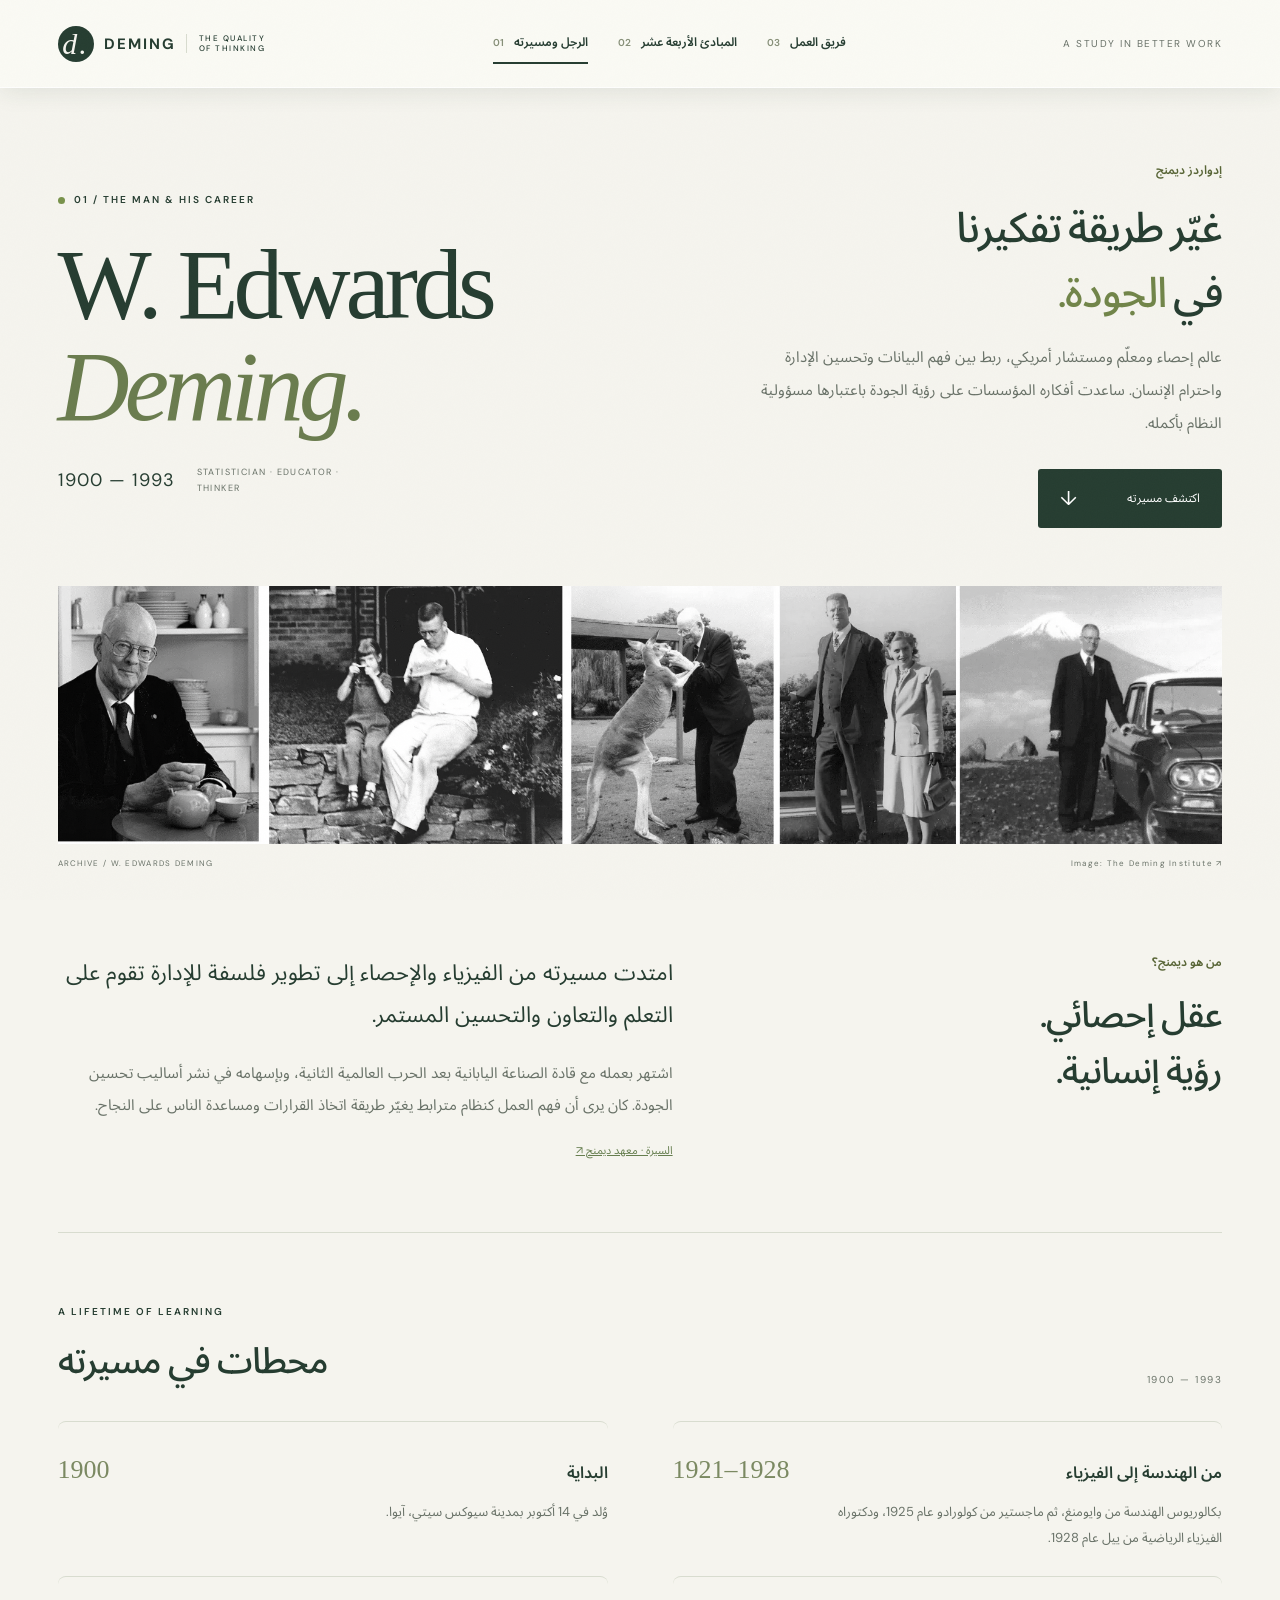
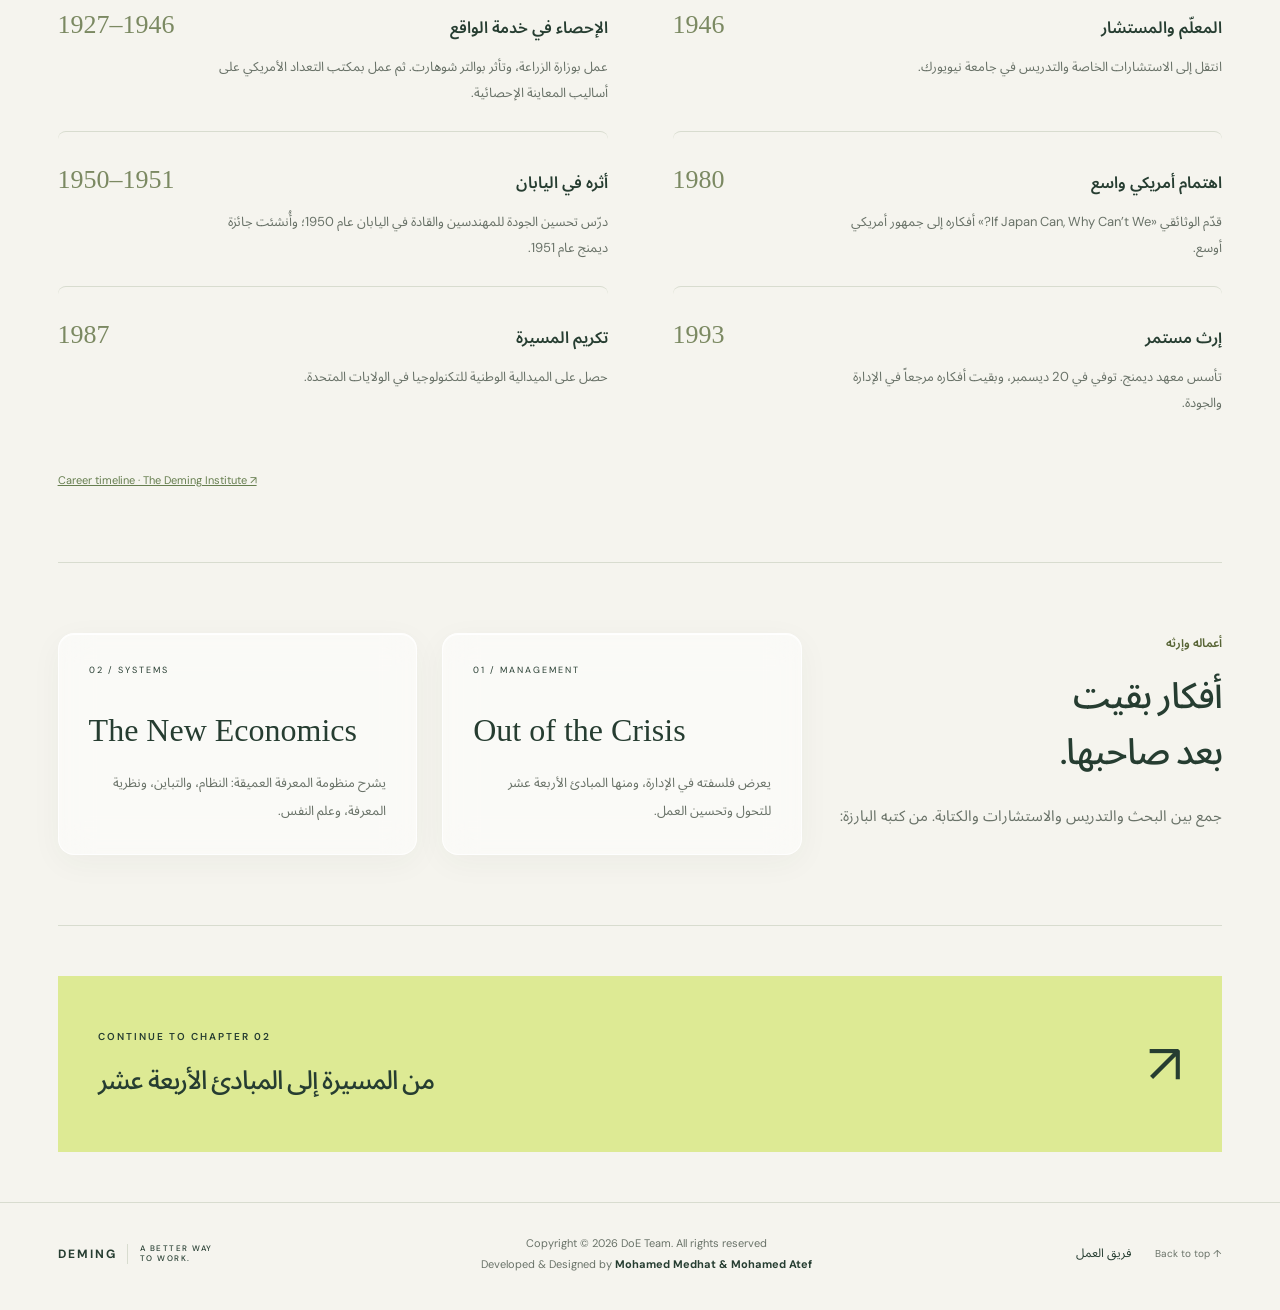
<file: index.html>
<!doctype html>
<html lang="ar" dir="ltr">

<head>
    <meta charset="utf-8">
    <meta name="viewport" content="width=device-width,initial-scale=1">
    <meta name="description" content="دليل تفاعلي لحياة إدواردز ديمنج ومبادئه الأربعة عشر مع أمثلة ورسوم توضيحية.">
    <title>الرجل ومسيرته | DEMING</title>
    <link rel="stylesheet" href="style.css">
    <script src="app.js" defer></script>
    <link rel="stylesheet" href="glass.css">
    <script src="glass.js" defer></script>
    <link rel="stylesheet" href="team.css">
</head>

<body id="top"><a class="skip" href="#main">انتقل إلى المحتوى</a>
    <header><a class="brand" href="index.html"><span class="logo">d.</span> DEMING<span class="brand-note">THE QUALITY
                OF THINKING</span></a>
        <nav aria-label="Main navigation"><a aria-current="page" href="index.html"><span>01</span> الرجل ومسيرته</a><a
                href="principles.html"><span>02</span> المبادئ الأربعة عشر</a><a href="team.html"><span>03</span> فريق
                العمل</a></nav><span class="edition">A STUDY IN BETTER WORK</span>
    </header>
    <main id="main">
        <section class="hero">
            <div>
                <div class="eyebrow"><i></i> 01 / THE MAN & HIS CAREER</div>
                <h1>W. Edwards<br><em>Deming.</em></h1>
                <div class="lifespan">1900 — 1993 <span>STATISTICIAN · EDUCATOR · THINKER</span></div>
            </div>
            <div class="hero-copy" dir="rtl"><span class="kicker">إدواردز ديمنج</span>
                <h2>غيّر طريقة تفكيرنا<br>في <span>الجودة.</span></h2>
                <p>عالم إحصاء ومعلّم ومستشار أمريكي، ربط بين فهم البيانات وتحسين الإدارة واحترام الإنسان. ساعدت أفكاره
                    المؤسسات على رؤية الجودة باعتبارها مسؤولية النظام بأكمله.</p><a class="button" href="#career">اكتشف
                    مسيرته <span>↓</span></a>
            </div>
        </section>
        <figure class="archive"><img
                src="assets/Deming-The-Man-banner-1920-x-425-3.webp"
                alt="صور أرشيفية لإدواردز ديمنج من معهد ديمنج">
            <figcaption>ARCHIVE / W. EDWARDS DEMING <a href="https://deming.org/learn/about-dr-deming/">Image: The
                    Deming Institute ↗</a></figcaption>
        </figure>
        <section class="intro section" dir="rtl">
            <div><span class="kicker">من هو ديمنج؟</span>
                <h2>عقل إحصائي.<br>رؤية إنسانية.</h2>
            </div>
            <div>
                <p class="large">امتدت مسيرته من الفيزياء والإحصاء إلى تطوير فلسفة للإدارة تقوم على التعلم والتعاون
                    والتحسين المستمر.</p>
                <p>اشتهر بعمله مع قادة الصناعة اليابانية بعد الحرب العالمية الثانية، وبإسهامه في نشر أساليب تحسين
                    الجودة. كان يرى أن فهم العمل كنظام مترابط يغيّر طريقة اتخاذ القرارات ومساعدة الناس على النجاح.</p><a
                    class="source" href="https://deming.org/learn/about-dr-deming/">السيرة · معهد ديمنج ↗</a>
            </div>
        </section>
        <section id="career" class="section">
            <div class="section-heading">
                <div><span class="eyebrow">A LIFETIME OF LEARNING</span>
                    <h2 dir="rtl">محطات في مسيرته</h2>
                </div><span class="small">1900 — 1993</span>
            </div>
            <div class="timeline">
                <article>
                    <div class="year">1900</div>
                    <div dir="rtl">
                        <h3>البداية</h3>
                        <p>وُلد في 14 أكتوبر بمدينة سيوكس سيتي، آيوا.</p>
                    </div>
                </article>
                <article>
                    <div class="year">1921–1928</div>
                    <div dir="rtl">
                        <h3>من الهندسة إلى الفيزياء</h3>
                        <p>بكالوريوس الهندسة من وايومنغ، ثم ماجستير من كولورادو عام 1925، ودكتوراه الفيزياء الرياضية من
                            ييل عام 1928.</p>
                    </div>
                </article>
                <article>
                    <div class="year">1927–1946</div>
                    <div dir="rtl">
                        <h3>الإحصاء في خدمة الواقع</h3>
                        <p>عمل بوزارة الزراعة، وتأثر بوالتر شوهارت. ثم عمل بمكتب التعداد الأمريكي على أساليب المعاينة
                            الإحصائية.</p>
                    </div>
                </article>
                <article>
                    <div class="year">1946</div>
                    <div dir="rtl">
                        <h3>المعلّم والمستشار</h3>
                        <p>انتقل إلى الاستشارات الخاصة والتدريس في جامعة نيويورك.</p>
                    </div>
                </article>
                <article>
                    <div class="year">1950–1951</div>
                    <div dir="rtl">
                        <h3>أثره في اليابان</h3>
                        <p>درّس تحسين الجودة للمهندسين والقادة في اليابان عام 1950؛ وأُنشئت جائزة ديمنج عام 1951.</p>
                    </div>
                </article>
                <article>
                    <div class="year">1980</div>
                    <div dir="rtl">
                        <h3>اهتمام أمريكي واسع</h3>
                        <p>قدّم الوثائقي «If Japan Can, Why Can’t We?» أفكاره إلى جمهور أمريكي أوسع.</p>
                    </div>
                </article>
                <article>
                    <div class="year">1987</div>
                    <div dir="rtl">
                        <h3>تكريم المسيرة</h3>
                        <p>حصل على الميدالية الوطنية للتكنولوجيا في الولايات المتحدة.</p>
                    </div>
                </article>
                <article>
                    <div class="year">1993</div>
                    <div dir="rtl">
                        <h3>إرث مستمر</h3>
                        <p>تأسس معهد ديمنج. توفي في 20 ديسمبر، وبقيت أفكاره مرجعاً في الإدارة والجودة.</p>
                    </div>
                </article>
            </div><a class="source" href="https://deming.org/timeline/">Career timeline · The Deming Institute ↗</a>
        </section>
        <section class="books section" dir="rtl">
            <div><span class="kicker">أعماله وإرثه</span>
                <h2>أفكار بقيت<br>بعد صاحبها.</h2>
                <p>جمع بين البحث والتدريس والاستشارات والكتابة. من كتبه البارزة:</p>
            </div>
            <div class="book"><span>01 / MANAGEMENT</span>
                <h3 lang="en" dir="ltr">Out of the Crisis</h3>
                <p>يعرض فلسفته في الإدارة، ومنها المبادئ الأربعة عشر للتحول وتحسين العمل.</p>
            </div>
            <div class="book"><span>02 / SYSTEMS</span>
                <h3 lang="en" dir="ltr">The New Economics</h3>
                <p>يشرح منظومة المعرفة العميقة: النظام، والتباين، ونظرية المعرفة، وعلم النفس.</p>
            </div>
        </section><a class="next" href="principles.html">
            <div><span class="eyebrow">CONTINUE TO CHAPTER 02</span>
                <h2 dir="rtl">من المسيرة إلى المبادئ الأربعة عشر</h2>
            </div><span class="arrow">↗</span>
        </a>
    </main>
    <footer class="site-footer"><a class="brand" href="index.html">DEMING<span class="brand-note">A BETTER WAY TO
                WORK.</span></a>
        <div class="footer-credits" dir="ltr">
            <p>Copyright © 2026 DoE Team. All rights reserved</p>
            <p>Developed &amp; Designed by <strong>Mohamed Medhat &amp; Mohamed Atef</strong></p>
        </div><a href="team.html" lang="ar">فريق العمل</a><a href="#top">Back to top ↑</a>
    </footer>
</body>

</html>
</file>
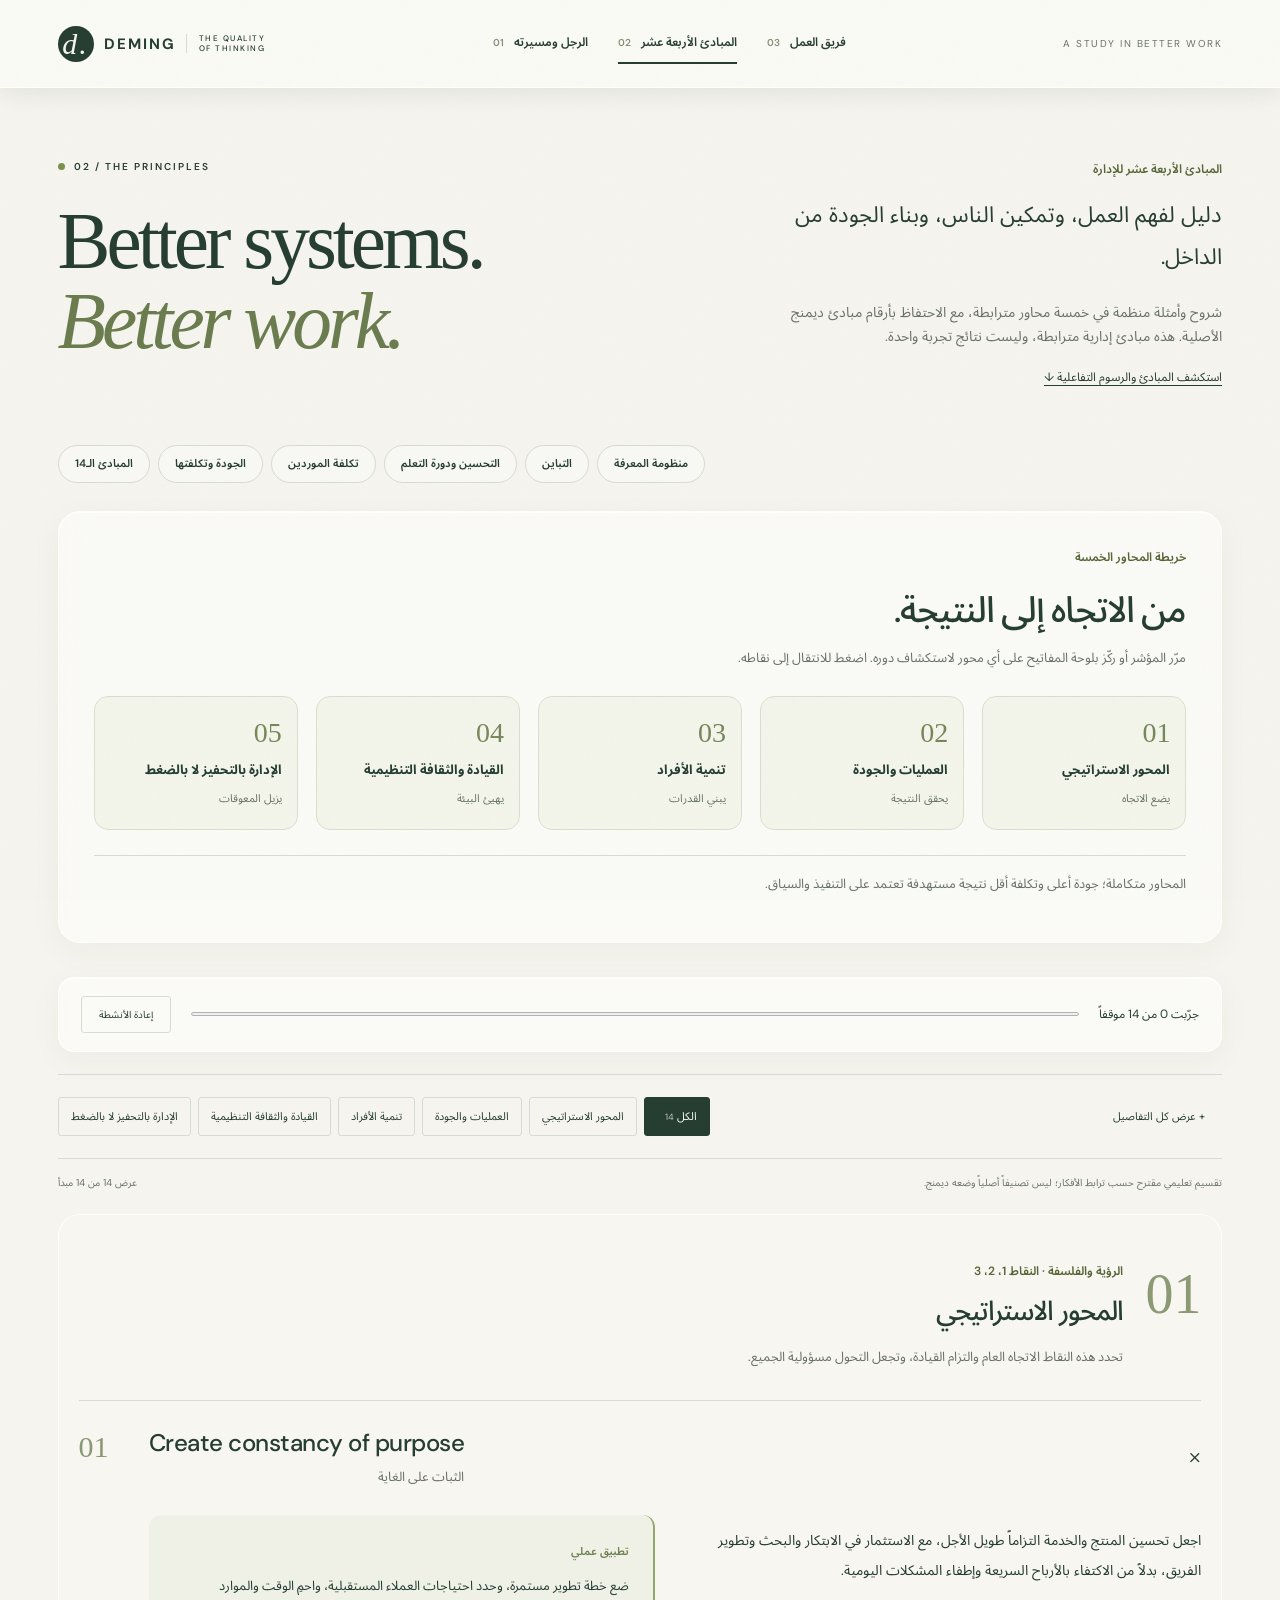
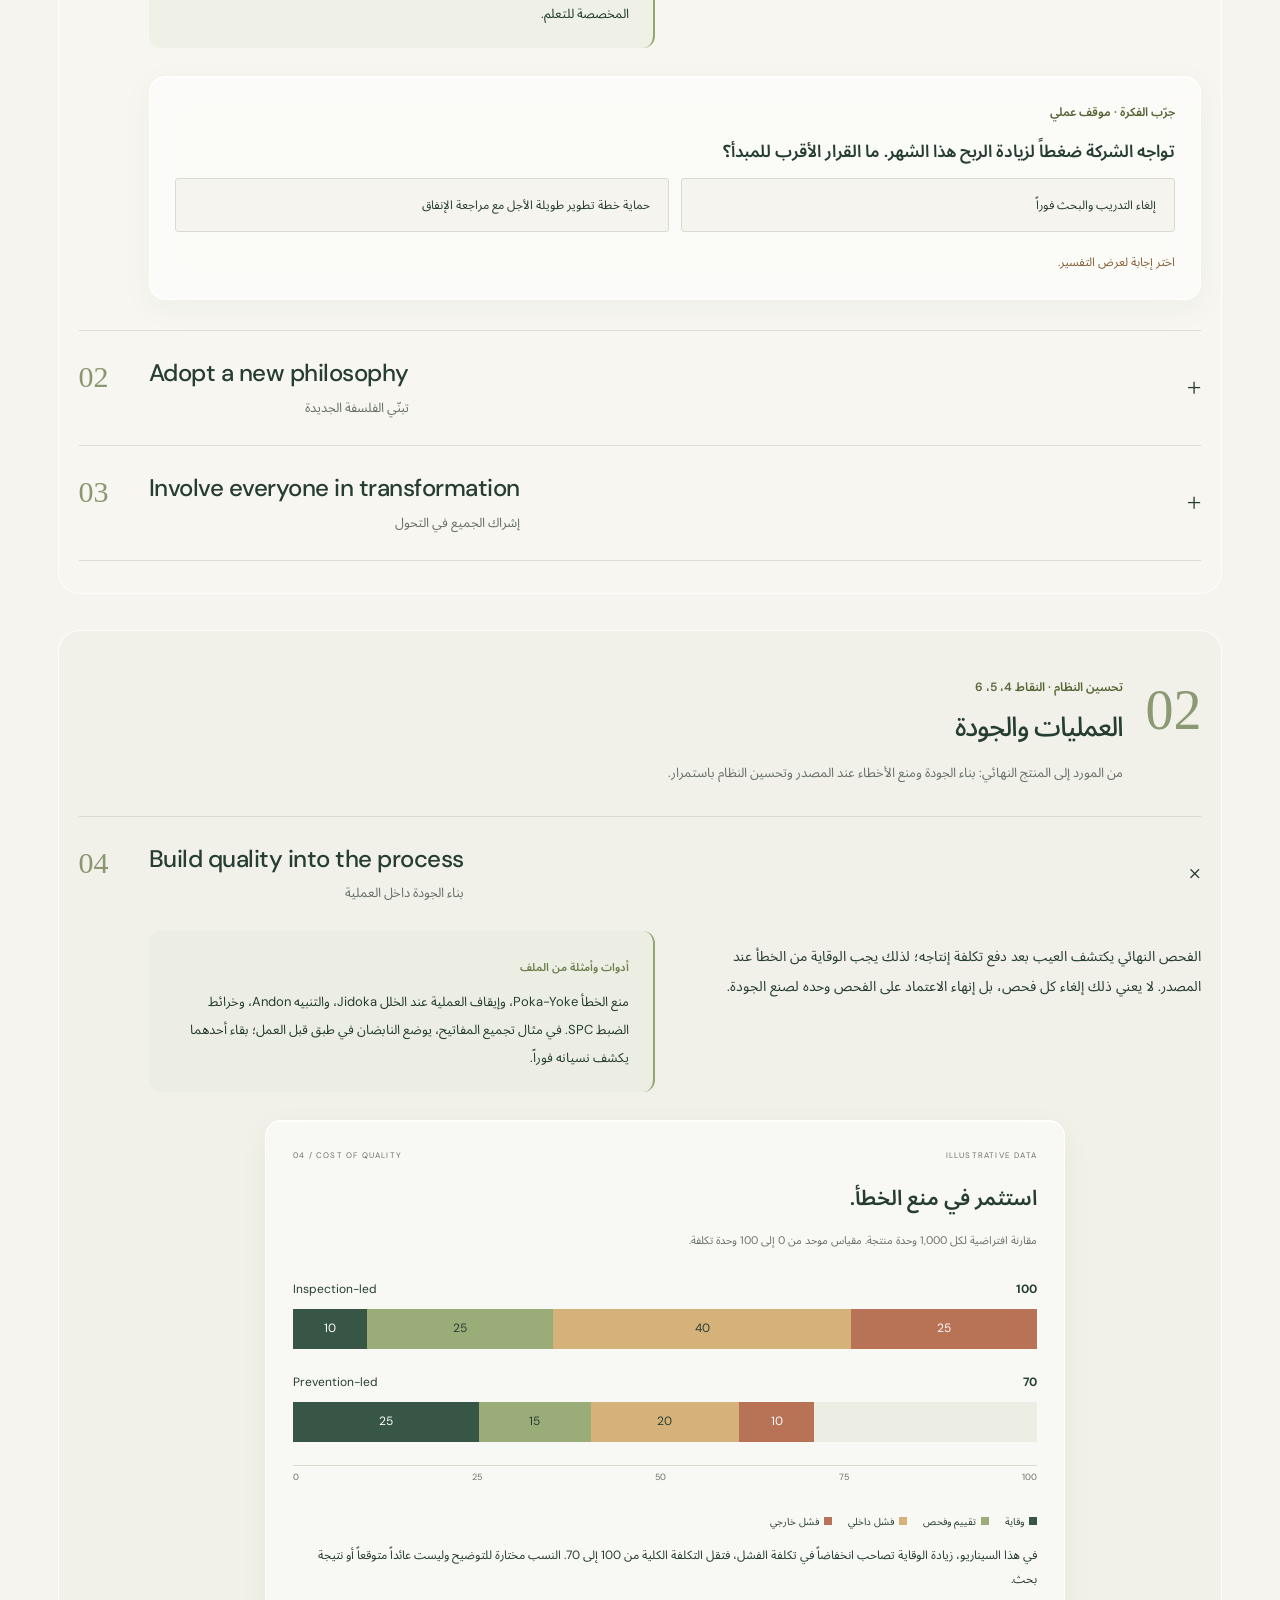
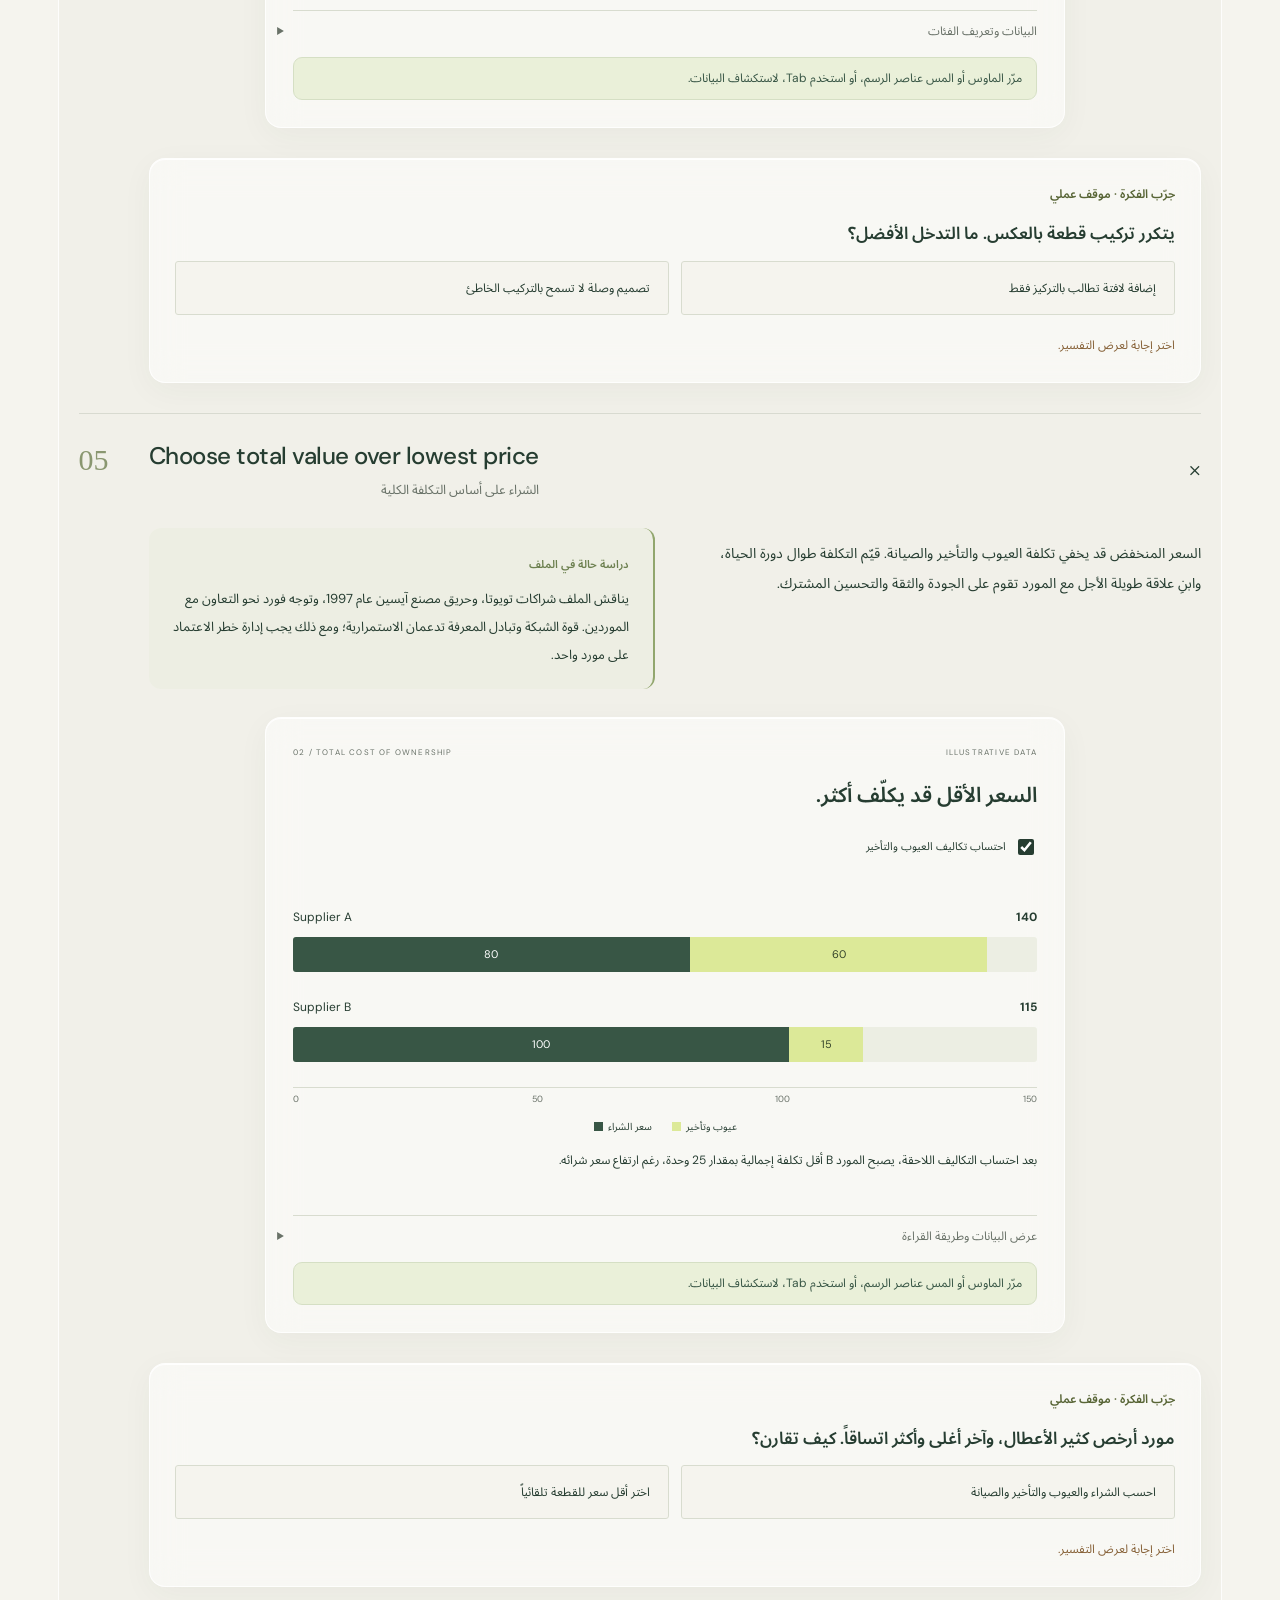
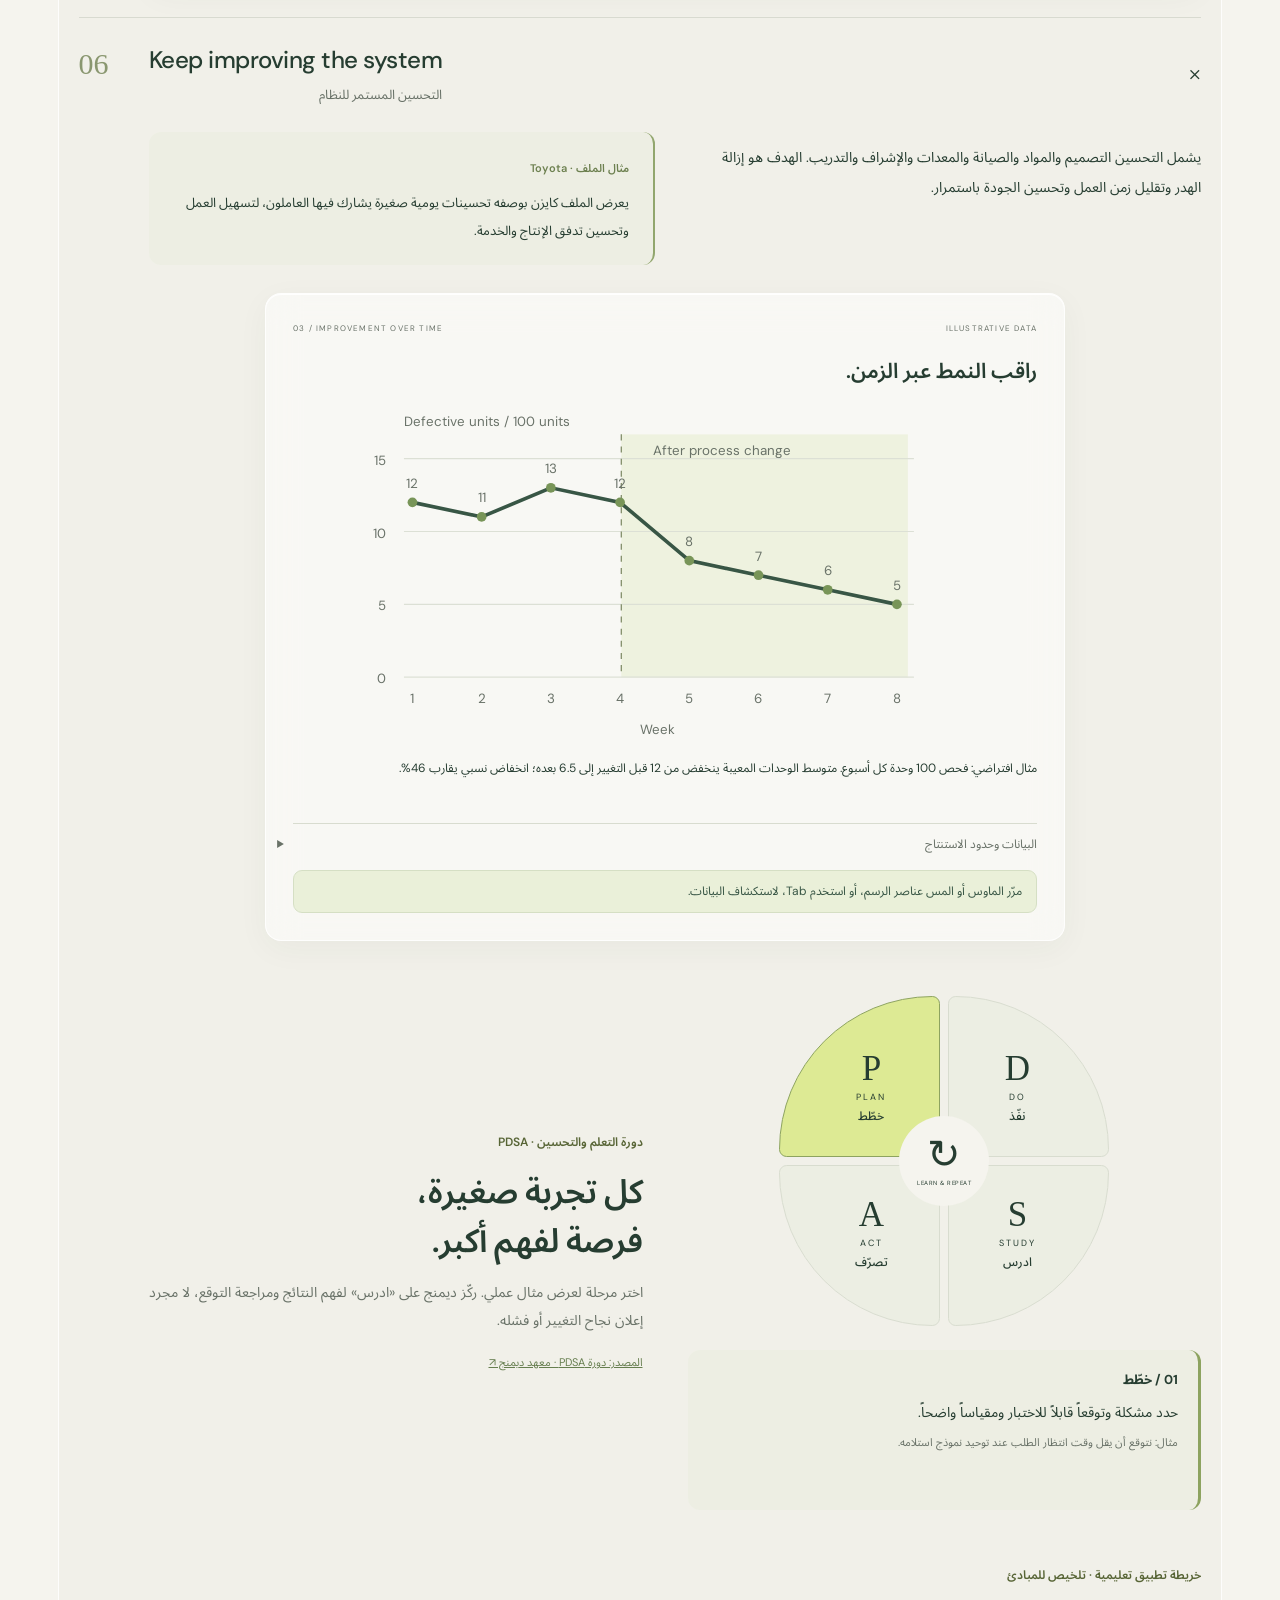
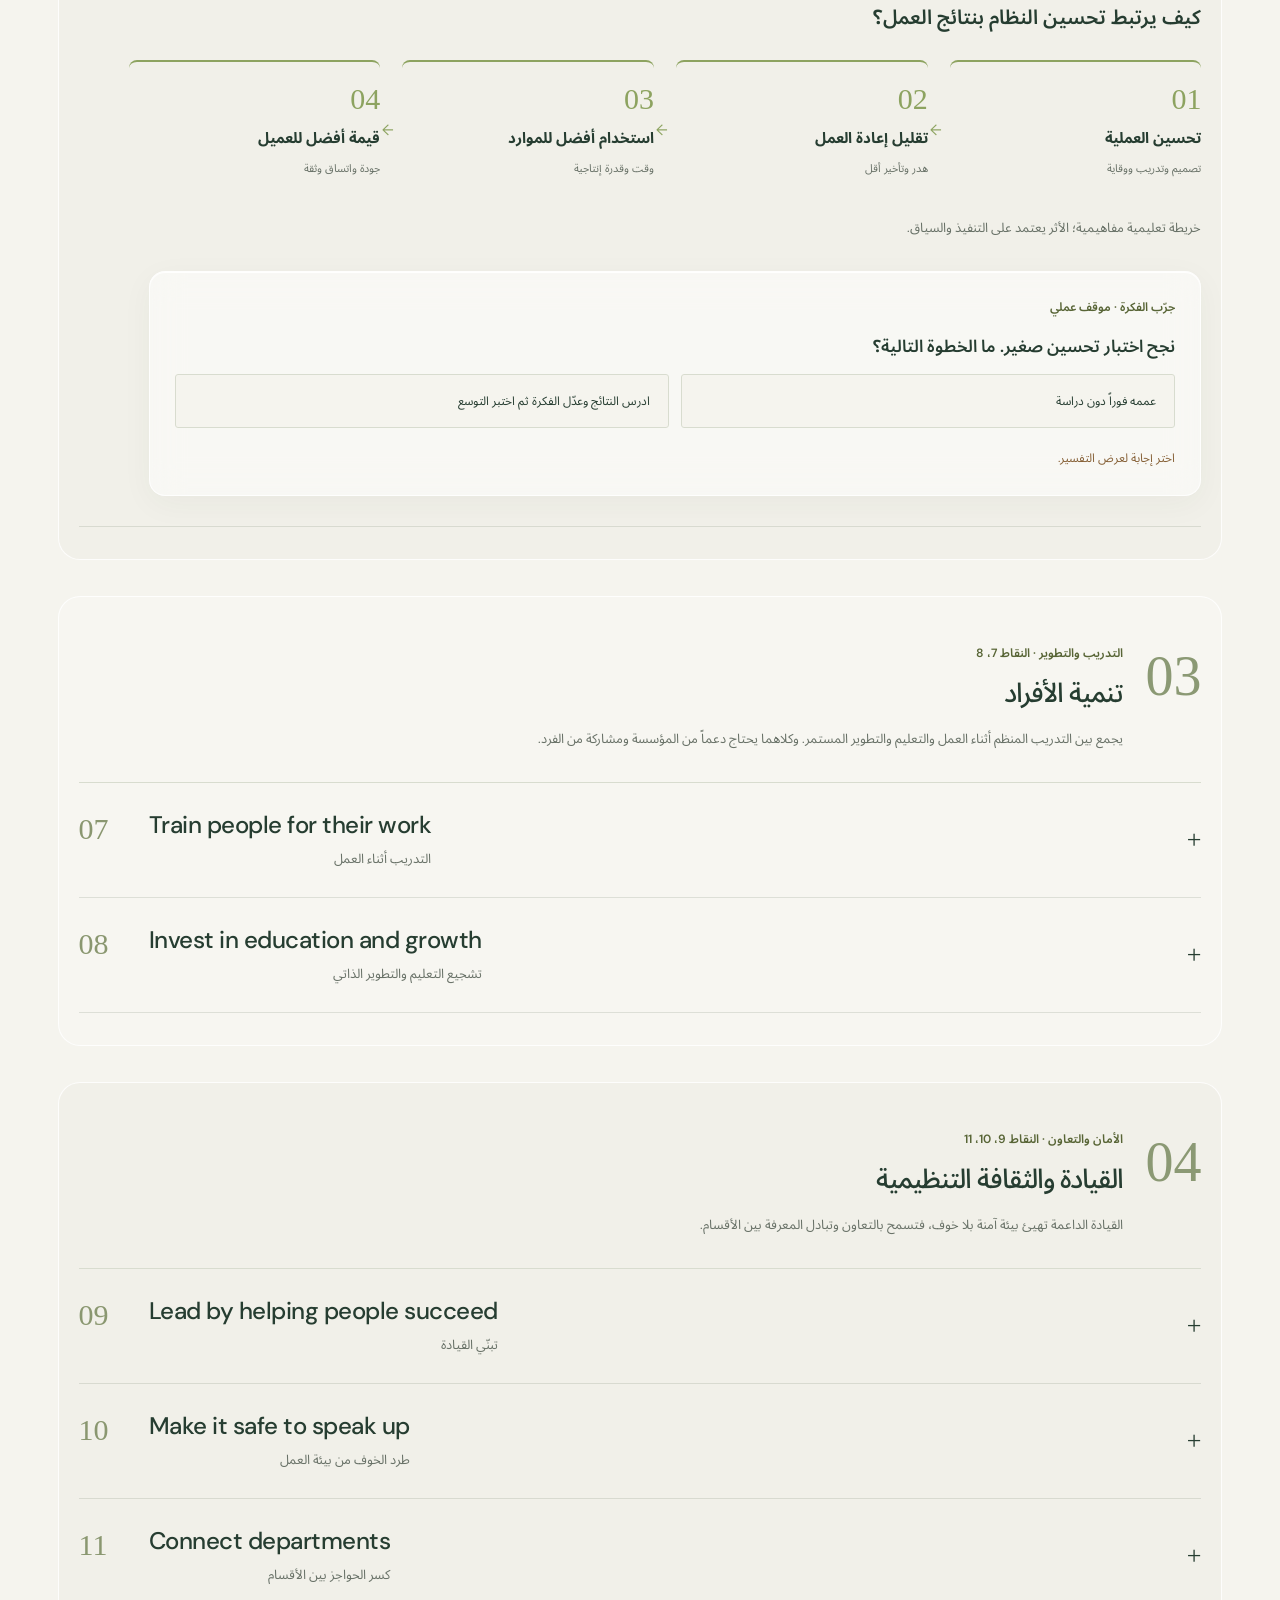
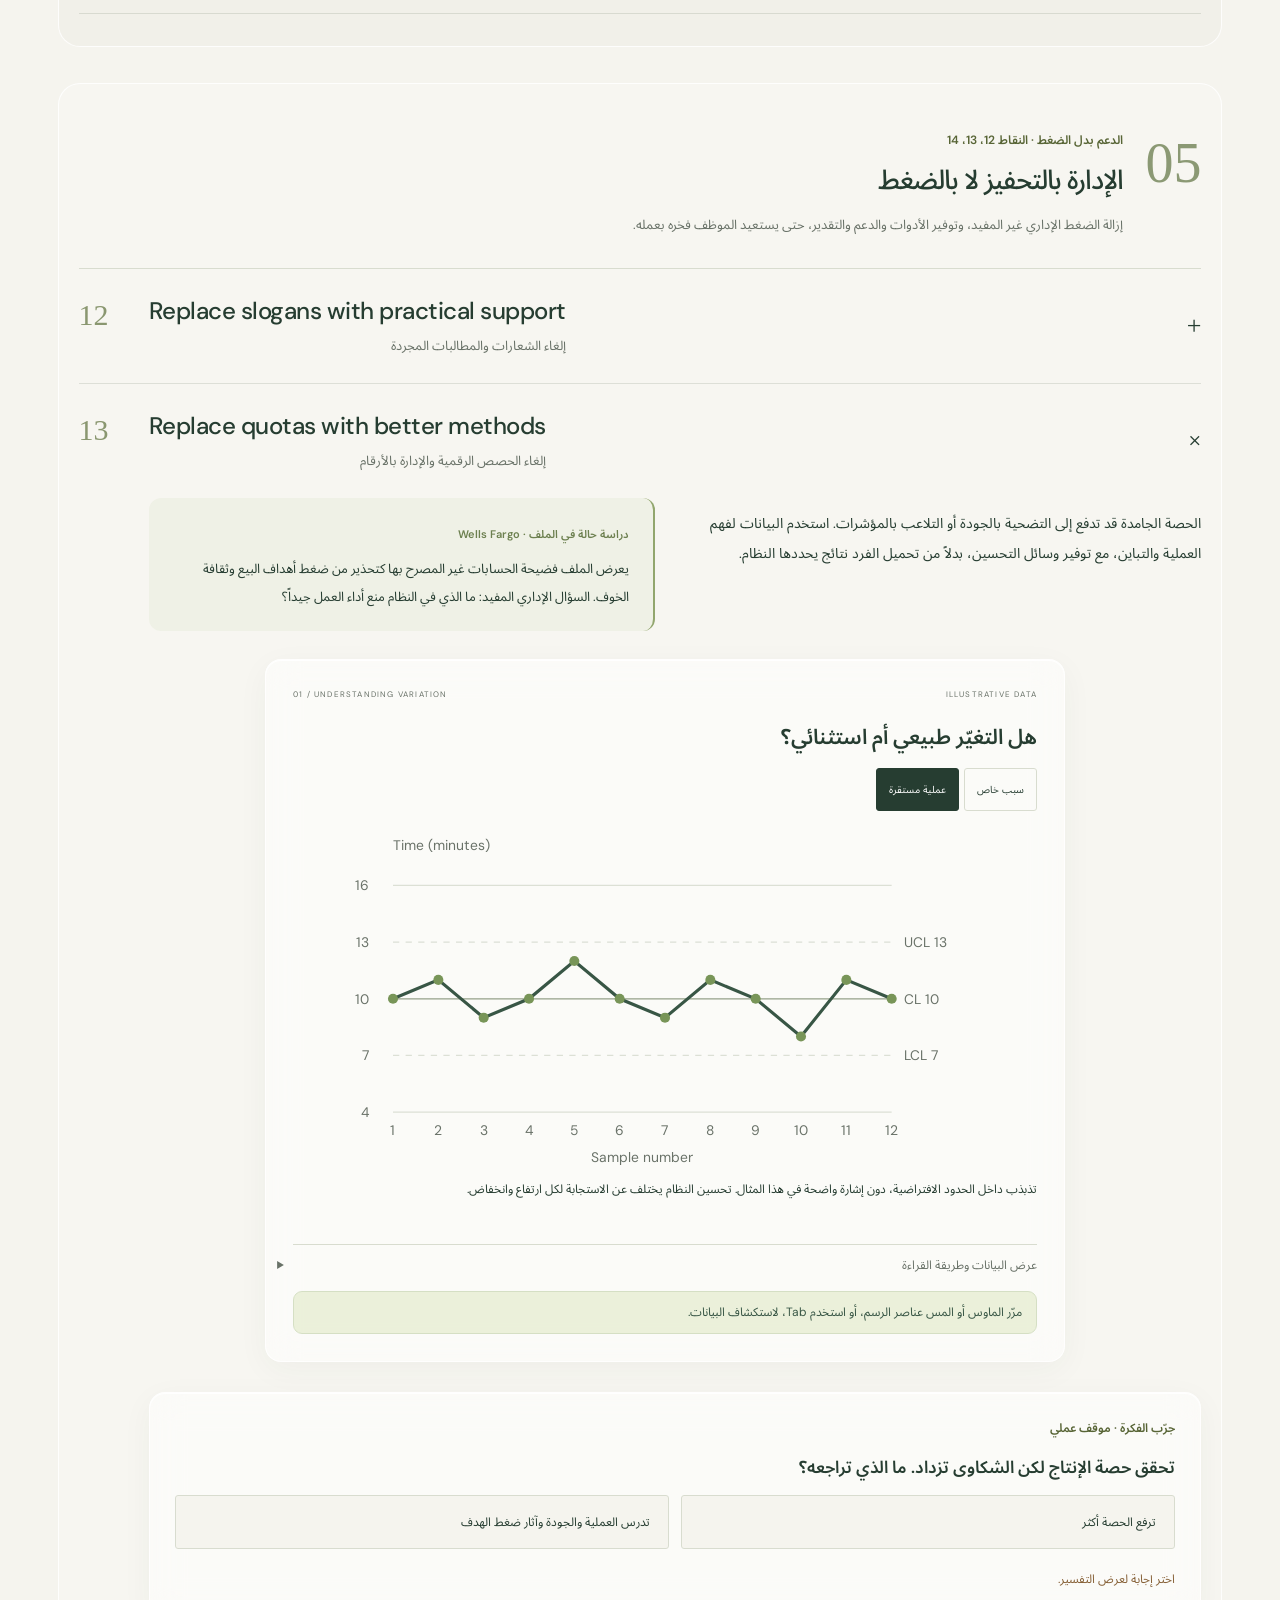
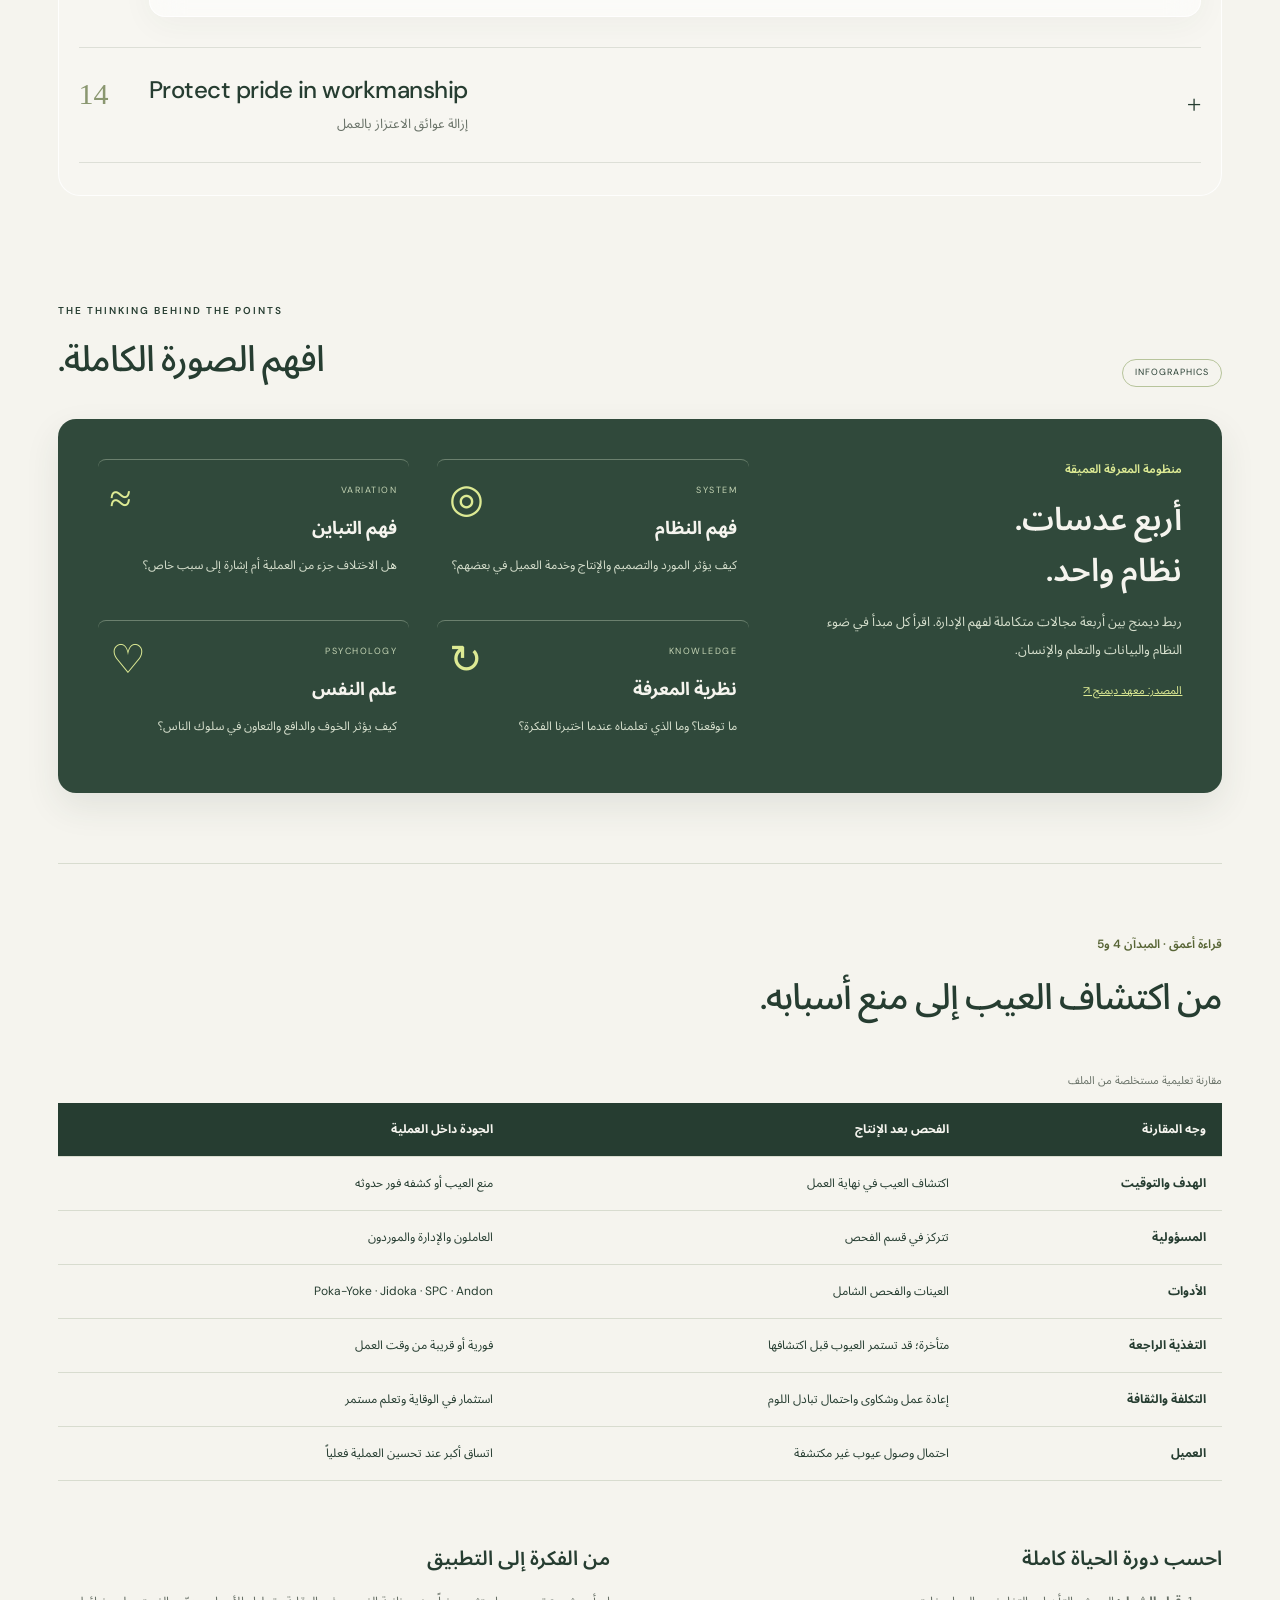
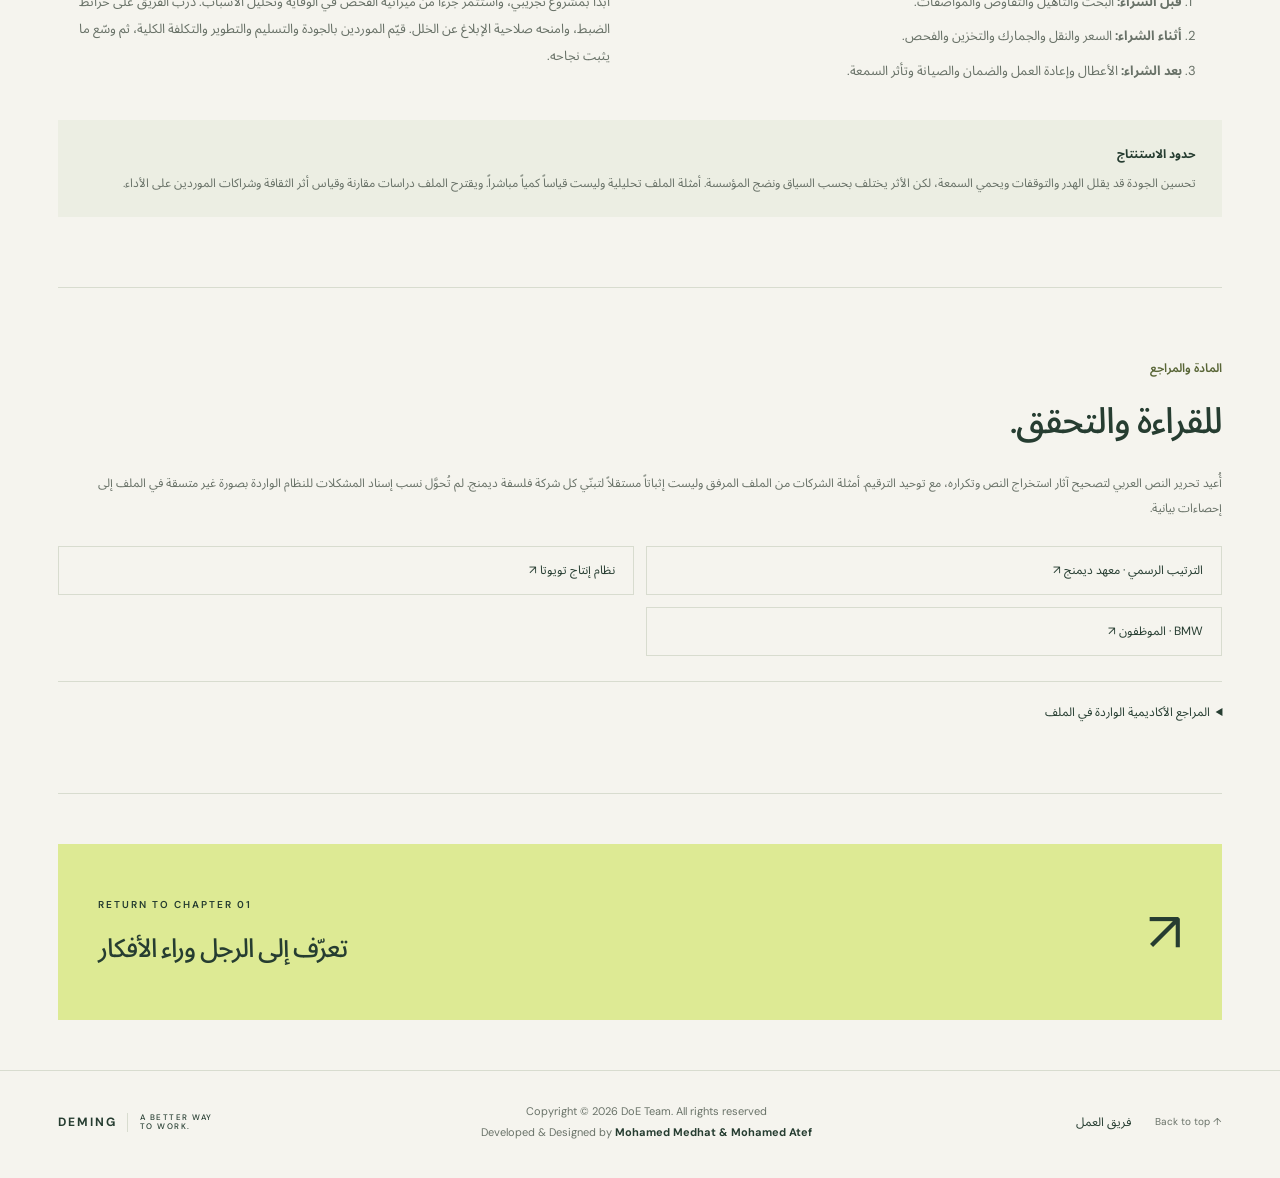
<file: principles.html>
<!doctype html>
<html lang="ar" dir="ltr">

<head>
    <meta charset="utf-8">
    <meta name="viewport" content="width=device-width,initial-scale=1">
    <meta name="description" content="دليل تفاعلي لحياة إدواردز ديمنج ومبادئه الأربعة عشر مع أمثلة ورسوم توضيحية.">
    <title>المبادئ الأربعة عشر | DEMING</title>
    <link rel="stylesheet" href="style.css">
    <script src="app.js" defer></script>
    <link rel="stylesheet" href="visuals.css">
    <script src="visuals.js" defer></script>
    <link rel="stylesheet" href="practice.css">
    <script src="practice.js" defer></script>
    <link rel="stylesheet" href="glass.css">
    <script src="glass.js" defer></script>
<link rel="stylesheet" href="team.css">
</head>

<body id="top"><a class="skip" href="#main">انتقل إلى المحتوى</a>
    <header><a class="brand" href="index.html"><span class="logo">d.</span> DEMING<span class="brand-note">THE QUALITY
                OF THINKING</span></a>
        <nav aria-label="Main navigation"><a href="index.html"><span>01</span> الرجل ومسيرته</a><a aria-current="page"
                href="principles.html"><span>02</span> المبادئ الأربعة عشر</a><a href="team.html"><span>03</span> فريق العمل</a></nav><span class="edition">A STUDY IN
            BETTER WORK</span>
    </header>
    <main id="main">
        <section class="principles-hero">
            <div><span class="eyebrow"><i></i> 02 / THE PRINCIPLES</span>
                <h1>Better systems.<br><em>Better work.</em></h1>
            </div>
            <div dir="rtl"><span class="kicker">المبادئ الأربعة عشر للإدارة</span>
                <p class="large">دليل لفهم العمل، وتمكين الناس، وبناء الجودة من الداخل.</p>
                <p>شروح وأمثلة منظمة في خمسة محاور مترابطة، مع الاحتفاظ بأرقام مبادئ ديمنج الأصلية. هذه مبادئ إدارية
                    مترابطة، وليست نتائج تجربة واحدة.</p><a href="#point-3" class="text-link">استكشف المبادئ والرسوم
                    التفاعلية ↓</a>
            </div>
        </section>
        <nav class="section-nav" aria-label="أقسام الصفحة"><a href="#point-1">المبادئ الـ14</a><a href="#point-3">الجودة
                وتكلفتها</a><a href="#point-4">تكلفة الموردين</a><a href="#point-5">التحسين ودورة التعلم</a><a
                href="#point-11">التباين</a><a href="#visual-lab">منظومة المعرفة</a></nav>
        <section class="axis-map glass-surface" dir="rtl" aria-labelledby="axis-map-title"><span class="kicker">خريطة
                المحاور الخمسة</span>
            <h2 id="axis-map-title">من الاتجاه إلى النتيجة.</h2>
            <p>مرّر المؤشر أو ركّز بلوحة المفاتيح على أي محور لاستكشاف دوره. اضغط للانتقال إلى نقاطه.</p>
            <div class="axis-route"><a href="#axis-strategy" data-axis-link="strategy"
                    data-insight="تحدد هذه النقاط الاتجاه العام والتزام القيادة، وتجعل التحول مسؤولية الجميع."><span>01</span><strong>المحور
                        الاستراتيجي</strong><small>يضع الاتجاه</small></a><a href="#axis-process" data-axis-link="process"
                    data-insight="من المورد إلى المنتج النهائي: بناء الجودة ومنع الأخطاء عند المصدر وتحسين النظام باستمرار."><span>02</span><strong>العمليات
                        والجودة</strong><small>يحقق النتيجة</small></a><a href="#axis-development"
                    data-axis-link="development"
                    data-insight="يجمع بين التدريب المنظم أثناء العمل والتعليم والتطوير المستمر. وكلاهما يحتاج دعماً من المؤسسة ومشاركة من الفرد."><span>03</span><strong>تنمية
                        الأفراد</strong><small>يبني القدرات</small></a><a href="#axis-culture"
                    data-axis-link="culture"
                    data-insight="القيادة الداعمة تهيئ بيئة آمنة بلا خوف، فتسمح بالتعاون وتبادل المعرفة بين الأقسام."><span>04</span><strong>القيادة
                        والثقافة التنظيمية</strong><small>يهيئ البيئة</small></a><a href="#axis-motivation"
                    data-axis-link="motivation"
                    data-insight="إزالة الضغط الإداري غير المفيد، وتوفير الأدوات والدعم والتقدير، حتى يستعيد الموظف فخره بعمله."><span>05</span><strong>الإدارة
                        بالتحفيز لا بالضغط</strong><small>يزيل المعوقات</small></a></div>
            <p class="map-insight" aria-live="polite">المحاور متكاملة؛ جودة أعلى وتكلفة أقل نتيجة مستهدفة تعتمد على
                التنفيذ والسياق.</p>
        </section>
        <div class="learning-progress" dir="rtl"><span id="learning-status" aria-live="polite">جرّبت 0 من 14
                موقفاً</span><progress id="learning-meter" max="14" value="0"
                aria-label="تقدم الأنشطة"></progress><button id="reset-practice">إعادة الأنشطة</button></div>
        <section class="principles-section">
            <div class="toolbar">
                <div class="filters" dir="rtl" role="group" aria-label="تصفية المحاور"><button class="active" data-filter="All"
                        aria-pressed="true">الكل <small>14</small></button><button data-filter="strategy"
                        aria-pressed="false">المحور الاستراتيجي</button><button data-filter="process"
                        aria-pressed="false">العمليات والجودة</button><button data-filter="development"
                        aria-pressed="false">تنمية الأفراد</button><button data-filter="culture"
                        aria-pressed="false">القيادة والثقافة التنظيمية</button><button data-filter="motivation"
                        aria-pressed="false">الإدارة بالتحفيز لا بالضغط</button></div><button class="expand"
                    id="expand">عرض كل التفاصيل +</button>
            </div>
            <p class="filter-note" dir="rtl">تقسيم تعليمي مقترح حسب ترابط الأفكار؛ ليس تصنيفاً أصلياً وضعه ديمنج. <span
                    id="count" aria-live="polite">عرض 14 من 14 مبدأ</span></p>
            <div class="principles">
                <section class="axis-section" data-axis="strategy" id="axis-strategy">
                    <div class="axis-heading" dir="rtl"><span class="axis-index">01</span>
                        <div><span class="kicker">الرؤية والفلسفة · النقاط 1، 2، 3</span>
                            <h2>المحور الاستراتيجي</h2>
                            <p>تحدد هذه النقاط الاتجاه العام والتزام القيادة، وتجعل التحول مسؤولية الجميع.</p>
                        </div>
                    </div>
                    <details class="point" data-category="strategy" id="point-1" open>
                        <summary><span class="number">01</span>
                            <div>
                                <h2 lang="en">Create constancy of purpose</h2><span dir="rtl">الثبات على الغاية</span>
                            </div><span class="plus" aria-hidden="true">+</span>
                        </summary>
                        <div class="point-body" dir="rtl">
                            <p>اجعل تحسين المنتج والخدمة التزاماً طويل الأجل، مع الاستثمار في الابتكار والبحث وتطوير
                                الفريق، بدلاً من الاكتفاء بالأرباح السريعة وإطفاء المشكلات اليومية.</p>
                            <div class="example"><span>تطبيق عملي</span>
                                <p>ضع خطة تطوير مستمرة، وحدد احتياجات العملاء المستقبلية، واحمِ الوقت والموارد المخصصة
                                    للتعلم.</p>
                            </div>
                        </div>
                        <div class="practice" data-answer="1" data-point="1" dir="rtl"><span class="kicker">جرّب الفكرة
                                · موقف عملي</span>
                            <h3>تواجه الشركة ضغطاً لزيادة الربح هذا الشهر. ما القرار الأقرب للمبدأ؟</h3>
                            <div class="practice-options" role="group" aria-label="اختر إجابتك للمبدأ 1"><button
                                    data-choice="0" aria-pressed="false">إلغاء التدريب والبحث فوراً</button><button
                                    data-choice="1" aria-pressed="false">حماية خطة تطوير طويلة الأجل مع مراجعة
                                    الإنفاق</button></div>
                            <p class="practice-feedback" aria-live="polite"
                                data-explanation="الثبات على الغاية يحمي قدرة المؤسسة على التحسين في المستقبل.">اختر
                                إجابة لعرض التفسير.</p>
                        </div>
                    </details>
                    <details class="point" data-category="strategy" id="point-2">
                        <summary><span class="number">02</span>
                            <div>
                                <h2 lang="en">Adopt a new philosophy</h2><span dir="rtl">تبنّي الفلسفة الجديدة</span>
                            </div><span class="plus" aria-hidden="true">+</span>
                        </summary>
                        <div class="point-body" dir="rtl">
                            <p>تحتاج الجودة إلى تغيير ثقافة الإدارة: لا تتعامل مع العيوب والتأخير باعتبارها أموراً
                                حتمية. تتحمل القيادة مسؤولية تطوير النظام وتمكين العاملين.</p>
                            <div class="example"><span>تطبيق عملي</span>
                                <p>راجع الإجراءات التي تجعل الخطأ متكرراً، واستبدل الإدارة بالخوف بالدعم والمشاركة.</p>
                            </div>
                        </div>
                        <div class="practice" data-answer="0" data-point="2" dir="rtl"><span class="kicker">جرّب الفكرة
                                · موقف عملي</span>
                            <h3>الأخطاء تتكرر ويقال: هذا طبيعي في قطاعنا. كيف تبدأ؟</h3>
                            <div class="practice-options" role="group" aria-label="اختر إجابتك للمبدأ 2"><button
                                    data-choice="0" aria-pressed="false">مراجعة طرق العمل وتحمل القيادة مسؤولية
                                    التغيير</button><button data-choice="1" aria-pressed="false">قبول الأخطاء المعتادة
                                    دون بحث</button></div>
                            <p class="practice-feedback" aria-live="polite"
                                data-explanation="الفلسفة الجديدة تبدأ من تغيير افتراضات الإدارة وممارساتها.">اختر إجابة
                                لعرض التفسير.</p>
                        </div>
                    </details>
                    <details class="point" data-category="strategy" id="point-14">
                        <summary><span class="number">03</span>
                            <div>
                                <h2 lang="en">Involve everyone in transformation</h2><span dir="rtl">إشراك الجميع في
                                    التحول</span>
                            </div><span class="plus" aria-hidden="true">+</span>
                        </summary>
                        <div class="point-body" dir="rtl">
                            <p>التحول مسؤولية مشتركة تتطلب قيادة ملتزمة ومشاركة العاملين. تتطور المؤسسة عندما يتعلم
                                الأفراد أساليب جديدة ويجدون نظاماً يسمح بتطبيقها.</p>
                            <div class="example"><span>مثال الملف · Toyota</span>
                                <p>تربط تهيئة الموظفين الجدد بتاريخ الشركة واحترام الأفراد وقصص كايزن والعمل الجماعي،
                                    ليصبح التحسين جزءاً من الممارسة اليومية.</p>
                            </div>
                        </div>
                        <div class="practice" data-answer="0" data-point="14" dir="rtl"><span class="kicker">جرّب الفكرة
                                · موقف عملي</span>
                            <h3>كيف يصبح التحول جزءاً من المؤسسة؟</h3>
                            <div class="practice-options" role="group" aria-label="اختر إجابتك للمبدأ 14"><button
                                    data-choice="0" aria-pressed="false">بمشاركة العاملين مع التزام
                                    القيادة</button><button data-choice="1" aria-pressed="false">بحصره في اجتماع الإدارة
                                    العليا</button></div>
                            <p class="practice-feedback" aria-live="polite"
                                data-explanation="التحول عمل مشترك؛ القيادة تهيئ النظام والجميع يساهم في تحسينه.">اختر
                                إجابة لعرض التفسير.</p>
                        </div>
                    </details>
                </section>
                <section class="axis-section" data-axis="process" id="axis-process">
                    <div class="axis-heading" dir="rtl"><span class="axis-index">02</span>
                        <div><span class="kicker">تحسين النظام · النقاط 4، 5، 6</span>
                            <h2>العمليات والجودة</h2>
                            <p>من المورد إلى المنتج النهائي: بناء الجودة ومنع الأخطاء عند المصدر وتحسين النظام باستمرار.
                            </p>
                        </div>
                    </div>
                    <details class="point" data-category="process" id="point-3" open>
                        <summary><span class="number">04</span>
                            <div>
                                <h2 lang="en">Build quality into the process</h2><span dir="rtl">بناء الجودة داخل
                                    العملية</span>
                            </div><span class="plus" aria-hidden="true">+</span>
                        </summary>
                        <div class="point-body" dir="rtl">
                            <p>الفحص النهائي يكتشف العيب بعد دفع تكلفة إنتاجه؛ لذلك يجب الوقاية من الخطأ عند المصدر. لا
                                يعني ذلك إلغاء كل فحص، بل إنهاء الاعتماد على الفحص وحده لصنع الجودة.</p>
                            <div class="example"><span>أدوات وأمثلة من الملف</span>
                                <p>منع الخطأ Poka-Yoke، وإيقاف العملية عند الخلل Jidoka، والتنبيه Andon، وخرائط الضبط
                                    SPC. في مثال تجميع المفاتيح، يوضع النابضان في طبق قبل العمل؛ بقاء أحدهما يكشف نسيانه
                                    فوراً.</p>
                            </div>
                        </div>
                        <div class="point-visuals">
                            <article class="chart-card">
                                <div class="chart-title"><span>04 / COST OF QUALITY</span><span>ILLUSTRATIVE DATA</span>
                                </div>
                                <h3 dir="rtl">استثمر في منع الخطأ.</h3>
                                <p class="mini-note" dir="rtl">مقارنة افتراضية لكل 1,000 وحدة منتجة. مقياس موحد من 0 إلى
                                    100 وحدة تكلفة.</p>
                                <div class="cost-mix">
                                    <div class="bar-label"><span>Inspection-led</span><strong>100</strong></div>
                                    <div class="mix-track"><span style="width:10%;background:#385645">10</span><span
                                            style="width:25%;background:#9aad79">25</span><span
                                            style="width:40%;background:#d5b279">40</span><span
                                            style="width:25%;background:#b87255">25</span></div>
                                    <div class="bar-label"><span>Prevention-led</span><strong>70</strong></div>
                                    <div class="mix-track"><span style="width:25%;background:#385645">25</span><span
                                            style="width:15%;background:#9aad79">15</span><span
                                            style="width:20%;background:#d5b279">20</span><span
                                            style="width:10%;background:#b87255">10</span></div>
                                    <div class="axis">
                                        <span>0</span><span>25</span><span>50</span><span>75</span><span>100</span>
                                    </div>
                                </div>
                                <div class="mix-legend" dir="rtl"><span style="--key:#385645">وقاية</span><span
                                        style="--key:#9aad79">تقييم وفحص</span><span style="--key:#d5b279">فشل
                                        داخلي</span><span style="--key:#b87255">فشل خارجي</span></div>
                                <p class="chart-caption" dir="rtl">في هذا السيناريو، زيادة الوقاية تصاحب انخفاضاً في
                                    تكلفة الفشل، فتقل التكلفة الكلية من 100 إلى 70. النسب مختارة للتوضيح وليست عائداً
                                    متوقعاً أو نتيجة بحث.</p>
                                <details class="data-details">
                                    <summary>البيانات وتعريف الفئات</summary>
                                    <p dir="rtl">بالترتيب: وقاية، تقييم، فشل داخلي، فشل خارجي. الفحص: 10 + 25 + 40 + 25
                                        = 100. الوقاية: 25 + 15 + 20 + 10 = 70. الوقاية تشمل التدريب ومنع الخطأ؛ التقييم
                                        يشمل الفحص؛ الفشل الداخلي يشمل الهدر وإعادة العمل؛ والخارجي يشمل الضمان والشكاوى
                                        بعد التسليم. التصنيفات من الملف، والأرقام تعليمية افتراضية.</p>
                                </details>
                            </article>
                        </div>
                        <div class="practice" data-answer="1" data-point="3" dir="rtl"><span class="kicker">جرّب الفكرة
                                · موقف عملي</span>
                            <h3>يتكرر تركيب قطعة بالعكس. ما التدخل الأفضل؟</h3>
                            <div class="practice-options" role="group" aria-label="اختر إجابتك للمبدأ 3"><button
                                    data-choice="0" aria-pressed="false">إضافة لافتة تطالب بالتركيز فقط</button><button
                                    data-choice="1" aria-pressed="false">تصميم وصلة لا تسمح بالتركيب الخاطئ</button>
                            </div>
                            <p class="practice-feedback" aria-live="polite"
                                data-explanation="منع الخطأ داخل التصميم يبني الجودة عند المصدر.">اختر إجابة لعرض
                                التفسير.</p>
                        </div>
                    </details>
                    <details class="point" data-category="process" id="point-4" open>
                        <summary><span class="number">05</span>
                            <div>
                                <h2 lang="en">Choose total value over lowest price</h2><span dir="rtl">الشراء على أساس
                                    التكلفة الكلية</span>
                            </div><span class="plus" aria-hidden="true">+</span>
                        </summary>
                        <div class="point-body" dir="rtl">
                            <p>السعر المنخفض قد يخفي تكلفة العيوب والتأخير والصيانة. قيّم التكلفة طوال دورة الحياة،
                                وابنِ علاقة طويلة الأجل مع المورد تقوم على الجودة والثقة والتحسين المشترك.</p>
                            <div class="example"><span>دراسة حالة في الملف</span>
                                <p>يناقش الملف شراكات تويوتا، وحريق مصنع آيسين عام 1997، وتوجه فورد نحو التعاون مع
                                    الموردين. قوة الشبكة وتبادل المعرفة تدعمان الاستمرارية؛ ومع ذلك يجب إدارة خطر
                                    الاعتماد على مورد واحد.</p>
                            </div>
                        </div>
                        <div class="point-visuals">
                            <article class="chart-card">
                                <div class="chart-title"><span>02 / TOTAL COST OF OWNERSHIP</span><span>ILLUSTRATIVE
                                        DATA</span></div>
                                <h3 dir="rtl">السعر الأقل قد يكلّف أكثر.</h3><label class="toggle" dir="rtl"><input
                                        type="checkbox" id="total" checked> احتساب تكاليف العيوب والتأخير</label>
                                <div class="bars" id="cost-chart" role="img"
                                    aria-label="مقارنة التكلفة الكلية لموردين افتراضيين">
                                    <div class="bar-row">
                                        <div class="bar-label"><span>Supplier A</span><strong id="cost-a">140</strong>
                                        </div>
                                        <div class="track">
                                            <div class="purchase" style="width:53.33%">80</div>
                                            <div class="hidden-cost" style="width:40%">60</div>
                                        </div>
                                    </div>
                                    <div class="bar-row">
                                        <div class="bar-label"><span>Supplier B</span><strong id="cost-b">115</strong>
                                        </div>
                                        <div class="track">
                                            <div class="purchase" style="width:66.67%">100</div>
                                            <div class="hidden-cost" style="width:10%">15</div>
                                        </div>
                                    </div>
                                    <div class="axis"><span>0</span><span>50</span><span>100</span><span>150</span>
                                    </div>
                                </div>
                                <div class="legend"><span><i></i> سعر الشراء</span><span><i></i> عيوب وتأخير</span>
                                </div>
                                <p class="chart-caption" dir="rtl" id="cost-caption" aria-live="polite"></p>
                                <details class="data-details">
                                    <summary>عرض البيانات وطريقة القراءة</summary>
                                    <p dir="rtl">وحدات تكلفة افتراضية لنفس كمية الشراء. المورد A: شراء 80 + تكاليف لاحقة
                                        60 = 140. المورد B: شراء 100 + تكاليف لاحقة 15 = 115. لا تمثل الأرقام شركات
                                        فعلية.</p>
                                </details>
                            </article>
                        </div>
                        <div class="practice" data-answer="0" data-point="4" dir="rtl"><span class="kicker">جرّب الفكرة
                                · موقف عملي</span>
                            <h3>مورد أرخص كثير الأعطال، وآخر أغلى وأكثر اتساقاً. كيف تقارن؟</h3>
                            <div class="practice-options" role="group" aria-label="اختر إجابتك للمبدأ 4"><button
                                    data-choice="0" aria-pressed="false">احسب الشراء والعيوب والتأخير
                                    والصيانة</button><button data-choice="1" aria-pressed="false">اختر أقل سعر للقطعة
                                    تلقائياً</button></div>
                            <p class="practice-feedback" aria-live="polite"
                                data-explanation="التكلفة الكلية تكشف ما يخفيه سعر الشراء.">اختر إجابة لعرض التفسير.</p>
                        </div>
                    </details>
                    <details class="point" data-category="process" id="point-5" open>
                        <summary><span class="number">06</span>
                            <div>
                                <h2 lang="en">Keep improving the system</h2><span dir="rtl">التحسين المستمر
                                    للنظام</span>
                            </div><span class="plus" aria-hidden="true">+</span>
                        </summary>
                        <div class="point-body" dir="rtl">
                            <p>يشمل التحسين التصميم والمواد والصيانة والمعدات والإشراف والتدريب. الهدف هو إزالة الهدر
                                وتقليل زمن العمل وتحسين الجودة باستمرار.</p>
                            <div class="example"><span>مثال الملف · Toyota</span>
                                <p>يعرض الملف كايزن بوصفه تحسينات يومية صغيرة يشارك فيها العاملون، لتسهيل العمل وتحسين
                                    تدفق الإنتاج والخدمة.</p>
                            </div>
                        </div>
                        <div class="point-visuals">
                            <article class="chart-card">
                                <div class="chart-title"><span>03 / IMPROVEMENT OVER TIME</span><span>ILLUSTRATIVE
                                        DATA</span></div>
                                <h3 dir="rtl">راقب النمط عبر الزمن.</h3><svg viewBox="0 0 520 280" role="img"
                                    aria-labelledby="trend-title">
                                    <title id="trend-title">بيانات افتراضية: الوحدات المعيبة أسبوعياً من 12 إلى 5 لكل
                                        100 وحدة، والتغيير بعد الأسبوع الرابع</title>
                                    <rect x="224" y="25" width="236" height="200" fill="#eef2df" />
                                    <line x1="45" x2="465" y1="225" y2="225" stroke="#dce0d5" /><text x="30" y="230"
                                        text-anchor="end">0</text>
                                    <line x1="45" x2="465" y1="165" y2="165" stroke="#dce0d5" /><text x="30" y="170"
                                        text-anchor="end">5</text>
                                    <line x1="45" x2="465" y1="105" y2="105" stroke="#dce0d5" /><text x="30" y="110"
                                        text-anchor="end">10</text>
                                    <line x1="45" x2="465" y1="45" y2="45" stroke="#dce0d5" /><text x="30" y="50"
                                        text-anchor="end">15</text><text x="45" y="18">Defective units / 100
                                        units</text><text x="250" y="42">After process change</text>
                                    <line x1="224" x2="224" y1="25" y2="225" stroke="#7b8962" stroke-dasharray="5 5" />
                                    <polyline points="52,81 109,93 166,69 223,81 280,129 337,141 394,153 451,165"
                                        fill="none" stroke="#385645" stroke-width="3" />
                                    <circle cx="52" cy="81" r="4" fill="#789558" /><text x="52" y="69"
                                        text-anchor="middle">12</text><text x="52" y="246" text-anchor="middle">1</text>
                                    <circle cx="109" cy="93" r="4" fill="#789558" /><text x="109" y="81"
                                        text-anchor="middle">11</text><text x="109" y="246"
                                        text-anchor="middle">2</text>
                                    <circle cx="166" cy="69" r="4" fill="#789558" /><text x="166" y="57"
                                        text-anchor="middle">13</text><text x="166" y="246"
                                        text-anchor="middle">3</text>
                                    <circle cx="223" cy="81" r="4" fill="#789558" /><text x="223" y="69"
                                        text-anchor="middle">12</text><text x="223" y="246"
                                        text-anchor="middle">4</text>
                                    <circle cx="280" cy="129" r="4" fill="#789558" /><text x="280" y="117"
                                        text-anchor="middle">8</text><text x="280" y="246" text-anchor="middle">5</text>
                                    <circle cx="337" cy="141" r="4" fill="#789558" /><text x="337" y="129"
                                        text-anchor="middle">7</text><text x="337" y="246" text-anchor="middle">6</text>
                                    <circle cx="394" cy="153" r="4" fill="#789558" /><text x="394" y="141"
                                        text-anchor="middle">6</text><text x="394" y="246" text-anchor="middle">7</text>
                                    <circle cx="451" cy="165" r="4" fill="#789558" /><text x="451" y="153"
                                        text-anchor="middle">5</text><text x="451" y="246"
                                        text-anchor="middle">8</text><text x="254" y="272"
                                        text-anchor="middle">Week</text>
                                </svg>
                                <p class="chart-caption" dir="rtl">مثال افتراضي: فحص 100 وحدة كل أسبوع. متوسط الوحدات
                                    المعيبة ينخفض من 12 قبل التغيير إلى 6.5 بعده؛ انخفاض نسبي يقارب 46%.</p>
                                <details class="data-details">
                                    <summary>البيانات وحدود الاستنتاج</summary>
                                    <p dir="rtl">الأسابيع 1–4: 12، 11، 13، 12. الأسابيع 5–8: 8، 7، 6، 5. الانخفاض النسبي
                                        = (12 − 6.5) ÷ 12. هذه خريطة زمنية وليست خريطة ضبط؛ ثماني نقاط افتراضية لا تثبت
                                        السببية أو استدامة التحسن. لا تمثل مصنعاً فعلياً.</p>
                                </details>
                            </article>
                            <div class="cycle-panel">
                                <div dir="rtl"><span class="kicker">دورة التعلم والتحسين · PDSA</span>
                                    <h3>كل تجربة صغيرة،<br>فرصة لفهم أكبر.</h3>
                                    <p>اختر مرحلة لعرض مثال عملي. ركّز ديمنج على «ادرس» لفهم النتائج ومراجعة التوقع، لا
                                        مجرد إعلان نجاح التغيير أو فشله.</p><a class="source"
                                        href="https://deming.org/explore/pdsa/">المصدر: دورة PDSA · معهد ديمنج ↗</a>
                                </div>
                                <div>
                                    <div class="cycle" role="group" aria-label="مراحل دورة التعلم"><button data-step="0"
                                            aria-pressed="true"
                                            class="selected"><b>P</b><span>PLAN</span><strong>خطّط</strong></button><button
                                            data-step="1" aria-pressed="false"
                                            class=""><b>D</b><span>DO</span><strong>نفّذ</strong></button><button
                                            data-step="2" aria-pressed="false"
                                            class=""><b>S</b><span>STUDY</span><strong>ادرس</strong></button><button
                                            data-step="3" aria-pressed="false"
                                            class=""><b>A</b><span>ACT</span><strong>تصرّف</strong></button><span
                                            class="cycle-center" aria-hidden="true">↻<small>LEARN &
                                                REPEAT</small></span></div>
                                    <div id="step-detail" class="step-detail" dir="rtl" aria-live="polite"><b>01 /
                                            خطّط</b>
                                        <p>حدد مشكلة وتوقعاً قابلاً للاختبار ومقياساً واضحاً.</p><small>مثال: نتوقع أن
                                            يقل وقت انتظار الطلب عند توحيد نموذج استلامه.</small>
                                    </div>
                                </div>
                            </div>
                            <div class="flow-heading" dir="rtl"><span class="kicker">خريطة تطبيق تعليمية · تلخيص
                                    للمبادئ</span>
                                <h3>كيف يرتبط تحسين النظام بنتائج العمل؟</h3>
                            </div>
                            <ol class="quality-flow" dir="rtl">
                                <li><span>01</span><b>تحسين العملية</b><small>تصميم وتدريب ووقاية</small></li>
                                <li><span>02</span><b>تقليل إعادة العمل</b><small>هدر وتأخير أقل</small></li>
                                <li><span>03</span><b>استخدام أفضل للموارد</b><small>وقت وقدرة إنتاجية</small></li>
                                <li><span>04</span><b>قيمة أفضل للعميل</b><small>جودة واتساق وثقة</small></li>
                            </ol>
                            <p class="chart-intro" dir="rtl">خريطة تعليمية مفاهيمية؛ الأثر يعتمد على التنفيذ والسياق.
                            </p>
                        </div>
                        <div class="practice" data-answer="1" data-point="5" dir="rtl"><span class="kicker">جرّب الفكرة
                                · موقف عملي</span>
                            <h3>نجح اختبار تحسين صغير. ما الخطوة التالية؟</h3>
                            <div class="practice-options" role="group" aria-label="اختر إجابتك للمبدأ 5"><button
                                    data-choice="0" aria-pressed="false">عممه فوراً دون دراسة</button><button
                                    data-choice="1" aria-pressed="false">ادرس النتائج وعدّل الفكرة ثم اختبر
                                    التوسع</button></div>
                            <p class="practice-feedback" aria-live="polite"
                                data-explanation="التحسين المستمر تعلم متكرر، لا افتراض أن تجربة واحدة تكفي.">اختر إجابة
                                لعرض التفسير.</p>
                        </div>
                    </details>
                </section>
                <section class="axis-section" data-axis="development" id="axis-development">
                    <div class="axis-heading" dir="rtl"><span class="axis-index">03</span>
                        <div><span class="kicker">التدريب والتطوير · النقاط 7، 8</span>
                            <h2>تنمية الأفراد</h2>
                            <p>يجمع بين التدريب المنظم أثناء العمل والتعليم والتطوير المستمر. وكلاهما يحتاج دعماً من
                                المؤسسة ومشاركة من الفرد.</p>
                        </div>
                    </div>
                    <details class="point" data-category="development" id="point-6">
                        <summary><span class="number">07</span>
                            <div>
                                <h2 lang="en">Train people for their work</h2><span dir="rtl">التدريب أثناء العمل</span>
                            </div><span class="plus" aria-hidden="true">+</span>
                        </summary>
                        <div class="point-body" dir="rtl">
                            <p>التدريب يبني مهارات محددة لمهام محددة. تغير المواد والآلات والتقنيات يستدعي تحديث التدريب
                                وإعادة التدريب، وليس افتراض أن الموظف يعرف الطريقة الصحيحة تلقائياً.</p>
                            <div class="example"><span>مثال الملف · BMW</span>
                                <p>يشير الملف إلى برامج أكاديمية BMW في التنقل الكهربائي وتحليل البيانات والصيانة
                                    التنبؤية واللغات، لتوضيح ارتباط التدريب بتغير احتياجات العمل.</p>
                            </div>
                        </div>
                        <div class="practice" data-answer="0" data-point="6" dir="rtl"><span class="kicker">جرّب الفكرة
                                · موقف عملي</span>
                            <h3>وصلت آلة جديدة للفريق. ماذا تفعل؟</h3>
                            <div class="practice-options" role="group" aria-label="اختر إجابتك للمبدأ 6"><button
                                    data-choice="0" aria-pressed="false">توفر تدريباً عملياً وتتحقق من فهم طريقة
                                    العمل</button><button data-choice="1" aria-pressed="false">تطلب نفس الإنتاجية فوراً
                                    دون تدريب</button></div>
                            <p class="practice-feedback" aria-live="polite"
                                data-explanation="تغير التكنولوجيا يتطلب مهارات وتعليماً عملياً مناسباً.">اختر إجابة
                                لعرض التفسير.</p>
                        </div>
                    </details>
                    <details class="point" data-category="development" id="point-13">
                        <summary><span class="number">08</span>
                            <div>
                                <h2 lang="en">Invest in education and growth</h2><span dir="rtl">تشجيع التعليم والتطوير
                                    الذاتي</span>
                            </div><span class="plus" aria-hidden="true">+</span>
                        </summary>
                        <div class="point-body" dir="rtl">
                            <p>يتجاوز التعليم تدريب المهمة الحالية إلى بناء قدرات المستقبل. ادعم التعلم المستمر والتأمل
                                في الأداء والأهداف الشخصية واستخدام الموارد بفاعلية.</p>
                            <div class="example"><span>أمثلة الملف</span>
                                <p>برامج الشمول وتطوير القيادة في Heineken، والتوجيه المهني في CDM Smith، والتعلم المنظم
                                    ذاتياً لدى الطلاب. تحديد الأهداف والتأمل والتعلم من الأقران تساعد على بناء
                                    الاستقلالية والمرونة.</p>
                            </div>
                        </div>
                        <div class="practice" data-answer="1" data-point="13" dir="rtl"><span class="kicker">جرّب الفكرة
                                · موقف عملي</span>
                            <h3>أي نشاط يتجاوز تدريب المهمة الحالية؟</h3>
                            <div class="practice-options" role="group" aria-label="اختر إجابتك للمبدأ 13"><button
                                    data-choice="0" aria-pressed="false">شرح زر التشغيل فقط</button><button
                                    data-choice="1" aria-pressed="false">برنامج تعلم مستمر وتطوير مهني ذاتي</button>
                            </div>
                            <p class="practice-feedback" aria-live="polite"
                                data-explanation="التعليم يبني قدرات أوسع للمستقبل، بجانب التدريب الوظيفي.">اختر إجابة
                                لعرض التفسير.</p>
                        </div>
                    </details>
                </section>
                <section class="axis-section" data-axis="culture" id="axis-culture">
                    <div class="axis-heading" dir="rtl"><span class="axis-index">04</span>
                        <div><span class="kicker">الأمان والتعاون · النقاط 9، 10، 11</span>
                            <h2>القيادة والثقافة التنظيمية</h2>
                            <p>القيادة الداعمة تهيئ بيئة آمنة بلا خوف، فتسمح بالتعاون وتبادل المعرفة بين الأقسام.</p>
                        </div>
                    </div>
                    <details class="point" data-category="culture" id="point-7">
                        <summary><span class="number">09</span>
                            <div>
                                <h2 lang="en">Lead by helping people succeed</h2><span dir="rtl">تبنّي القيادة</span>
                            </div><span class="plus" aria-hidden="true">+</span>
                        </summary>
                        <div class="point-body" dir="rtl">
                            <p>وظيفة المشرف هي مساعدة الأشخاص والأدوات والآلات على أداء العمل بصورة أفضل. افهم أسباب
                                التعثر، وقدّم التدريب والأدوات وأزل العقبات.</p>
                            <div class="example"><span>تطبيق عملي</span>
                                <p>ناقش مع الفريق ما يمنع جودة العمل، ثم عالج السبب داخل العملية بدلاً من الاكتفاء
                                    بالمراقبة واللوم.</p>
                            </div>
                        </div>
                        <div class="practice" data-answer="1" data-point="7" dir="rtl"><span class="kicker">جرّب الفكرة
                                · موقف عملي</span>
                            <h3>موظف يتأخر بسبب أداة معطلة. كيف تقود؟</h3>
                            <div class="practice-options" role="group" aria-label="اختر إجابتك للمبدأ 7"><button
                                    data-choice="0" aria-pressed="false">تعاقبه على البطء</button><button
                                    data-choice="1" aria-pressed="false">تعالج عطل الأداة وتدعمه في أداء المهمة</button>
                            </div>
                            <p class="practice-feedback" aria-live="polite"
                                data-explanation="القيادة تساعد الناس بإزالة العقبات المؤثرة في العمل.">اختر إجابة لعرض
                                التفسير.</p>
                        </div>
                    </details>
                    <details class="point" data-category="culture" id="point-8">
                        <summary><span class="number">10</span>
                            <div>
                                <h2 lang="en">Make it safe to speak up</h2><span dir="rtl">طرد الخوف من بيئة
                                    العمل</span>
                            </div><span class="plus" aria-hidden="true">+</span>
                        </summary>
                        <div class="point-body" dir="rtl">
                            <p>الخوف يمنع الموظفين من الإبلاغ عن الأخطاء أو طلب المساعدة. يحتاج التعلم إلى بيئة تسمح
                                بالمصارحة والمشاركة دون تهديد.</p>
                            <div class="example"><span>تطبيق عملي</span>
                                <p>استقبل الإبلاغ المبكر عن الخلل كفرصة للتعلم، واسمح بإيقاف العمل لمعالجة المشكلة دون
                                    عقاب على الإبلاغ بحسن نية.</p>
                            </div>
                        </div>
                        <div class="practice" data-answer="0" data-point="8" dir="rtl"><span class="kicker">جرّب الفكرة
                                · موقف عملي</span>
                            <h3>أبلغ موظف مبكراً عن خطأ. ما الاستجابة المناسبة؟</h3>
                            <div class="practice-options" role="group" aria-label="اختر إجابتك للمبدأ 8"><button
                                    data-choice="0" aria-pressed="false">تشكره على الإبلاغ وتبحث السبب
                                    معه</button><button data-choice="1" aria-pressed="false">تهدده كي لا يتكرر
                                    الإبلاغ</button></div>
                            <p class="practice-feedback" aria-live="polite"
                                data-explanation="الأمان في الإبلاغ يتيح اكتشاف المشكلات والتعلم منها.">اختر إجابة لعرض
                                التفسير.</p>
                        </div>
                    </details>
                    <details class="point" data-category="culture" id="point-9">
                        <summary><span class="number">11</span>
                            <div>
                                <h2 lang="en">Connect departments</h2><span dir="rtl">كسر الحواجز بين الأقسام</span>
                            </div><span class="plus" aria-hidden="true">+</span>
                        </summary>
                        <div class="point-body" dir="rtl">
                            <p>التصميم والمبيعات والإنتاج والجودة أجزاء من نظام واحد. مشاركة المعلومات والتعاون المبكر
                                يمنعان نقل المشكلات من قسم إلى آخر.</p>
                            <div class="example"><span>مثال الملف · فرق متعددة الوظائف</span>
                                <p>يعرض الملف فريق تصميم سيارة يضم التصميم والتصنيع والمشتريات وخدمة العملاء منذ
                                    البداية، لاكتشاف صعوبات التنفيذ قبل الوصول إلى المصنع.</p>
                            </div>
                        </div>
                        <div class="practice" data-answer="1" data-point="9" dir="rtl"><span class="kicker">جرّب الفكرة
                                · موقف عملي</span>
                            <h3>صمم قسم منتجاً يصعب تصنيعه. كيف تمنع تكرار ذلك؟</h3>
                            <div class="practice-options" role="group" aria-label="اختر إجابتك للمبدأ 9"><button
                                    data-choice="0" aria-pressed="false">زيادة المنافسة بين التصميم
                                    والإنتاج</button><button data-choice="1" aria-pressed="false">إشراك الإنتاج
                                    والمشتريات مبكراً في التصميم</button></div>
                            <p class="practice-feedback" aria-live="polite"
                                data-explanation="التعاون عبر الأقسام يكشف المشكلات قبل انتقالها إلى المراحل التالية.">
                                اختر إجابة لعرض التفسير.</p>
                        </div>
                    </details>
                </section>
                <section class="axis-section" data-axis="motivation" id="axis-motivation">
                    <div class="axis-heading" dir="rtl"><span class="axis-index">05</span>
                        <div><span class="kicker">الدعم بدل الضغط · النقاط 12، 13، 14</span>
                            <h2>الإدارة بالتحفيز لا بالضغط</h2>
                            <p>إزالة الضغط الإداري غير المفيد، وتوفير الأدوات والدعم والتقدير، حتى يستعيد الموظف فخره
                                بعمله.</p>
                        </div>
                    </div>
                    <details class="point" data-category="motivation" id="point-10">
                        <summary><span class="number">12</span>
                            <div>
                                <h2 lang="en">Replace slogans with practical support</h2><span dir="rtl">إلغاء الشعارات
                                    والمطالبات المجردة</span>
                            </div><span class="plus" aria-hidden="true">+</span>
                        </summary>
                        <div class="point-body" dir="rtl">
                            <p>شعارات مثل «صفر أخطاء» لا تصلح المعدات أو الإجراءات المعيبة. المطالبة بنتائج أفضل دون
                                تغيير وسائل العمل تزيد الإحباط وتترك السبب الحقيقي قائماً.</p>
                            <div class="example"><span>مثال تحليلي في الملف · GE</span>
                                <p>يستخدم الملف التدريب وتحسين المعدات والإجراءات في سياق Six Sigma لتوضيح الانتقال من
                                    الكلام إلى الدعم. المثال توضيحي، ولا يُعد قياساً مثبتاً لتطبيق مبادئ ديمنج.</p>
                            </div>
                        </div>
                        <div class="practice" data-answer="0" data-point="10" dir="rtl"><span class="kicker">جرّب الفكرة
                                · موقف عملي</span>
                            <h3>لوحة «صفر أخطاء» لم تغير النتائج. ما الإجراء الأجدى؟</h3>
                            <div class="practice-options" role="group" aria-label="اختر إجابتك للمبدأ 10"><button
                                    data-choice="0" aria-pressed="false">تحسين المعدات والإجراءات وتوفير
                                    الدعم</button><button data-choice="1" aria-pressed="false">تكبير اللوحة وزيادة
                                    الشعارات</button></div>
                            <p class="practice-feedback" aria-live="polite"
                                data-explanation="الدعم العملي يعالج أسباب الأداء التي لا تعالجها الشعارات.">اختر إجابة
                                لعرض التفسير.</p>
                        </div>
                    </details>
                    <details class="point" data-category="motivation" id="point-11" open>
                        <summary><span class="number">13</span>
                            <div>
                                <h2 lang="en">Replace quotas with better methods</h2><span dir="rtl">إلغاء الحصص الرقمية
                                    والإدارة بالأرقام</span>
                            </div><span class="plus" aria-hidden="true">+</span>
                        </summary>
                        <div class="point-body" dir="rtl">
                            <p>الحصة الجامدة قد تدفع إلى التضحية بالجودة أو التلاعب بالمؤشرات. استخدم البيانات لفهم
                                العملية والتباين، مع توفير وسائل التحسين، بدلاً من تحميل الفرد نتائج يحددها النظام.</p>
                            <div class="example"><span>دراسة حالة في الملف · Wells Fargo</span>
                                <p>يعرض الملف فضيحة الحسابات غير المصرح بها كتحذير من ضغط أهداف البيع وثقافة الخوف.
                                    السؤال الإداري المفيد: ما الذي في النظام منع أداء العمل جيداً؟</p>
                            </div>
                        </div>
                        <div class="point-visuals">
                            <article class="chart-card">
                                <div class="chart-title"><span>01 / UNDERSTANDING VARIATION</span><span>ILLUSTRATIVE
                                        DATA</span></div>
                                <h3 dir="rtl">هل التغيّر طبيعي أم استثنائي؟</h3>
                                <div class="segmented" role="group" aria-label="حالة العملية"><button data-mode="stable"
                                        class="active" aria-pressed="true">عملية مستقرة</button><button
                                        data-mode="special" aria-pressed="false">سبب خاص</button></div><svg
                                    id="control-chart" viewBox="0 0 520 270" role="img"
                                    aria-labelledby="control-title control-desc">
                                    <title id="control-title">خريطة ضبط توضيحية</title>
                                    <desc id="control-desc">قياسات زمن العملية عبر اثنتي عشرة عينة، مع خط متوسط وحدين
                                        افتراضيين للضبط.</desc>
                                </svg>
                                <p id="chart-caption" class="chart-caption" dir="rtl" aria-live="polite"></p>
                                <details class="data-details">
                                    <summary>عرض البيانات وطريقة القراءة</summary>
                                    <p dir="rtl">الوحدة: دقائق. المتوسط المرجعي 10، والحدان الافتراضيان 7 و13. الحدود
                                        تعليمية وليست محسوبة من هذه العينات؛ في التطبيق الفعلي تُقدّر من بيانات عملية
                                        مستقرة. البقاء داخل الحدود وحده لا يثبت الاستقرار؛ تُفحص الأنماط أيضاً.</p>
                                    <p id="values" dir="ltr"></p>
                                </details>
                            </article>
                        </div>
                        <div class="practice" data-answer="1" data-point="11" dir="rtl"><span class="kicker">جرّب الفكرة
                                · موقف عملي</span>
                            <h3>تحقق حصة الإنتاج لكن الشكاوى تزداد. ما الذي تراجعه؟</h3>
                            <div class="practice-options" role="group" aria-label="اختر إجابتك للمبدأ 11"><button
                                    data-choice="0" aria-pressed="false">ترفع الحصة أكثر</button><button data-choice="1"
                                    aria-pressed="false">تدرس العملية والجودة وآثار ضغط الهدف</button></div>
                            <p class="practice-feedback" aria-live="polite"
                                data-explanation="بلوغ الرقم وحده لا يثبت تحسن العمل أو خدمة العميل.">اختر إجابة لعرض
                                التفسير.</p>
                        </div>
                    </details>
                    <details class="point" data-category="motivation" id="point-12">
                        <summary><span class="number">14</span>
                            <div>
                                <h2 lang="en">Protect pride in workmanship</h2><span dir="rtl">إزالة عوائق الاعتزاز
                                    بالعمل</span>
                            </div><span class="plus" aria-hidden="true">+</span>
                        </summary>
                        <div class="point-body" dir="rtl">
                            <p>الأدوات المعطلة والمواد الرديئة والتعليمات الغامضة تحرم الناس من إتقان عملهم. كما أن
                                الترتيب الإجباري والتقييمات التنافسية قد يضعفان التعاون؛ وجّه الإدارة نحو الجودة
                                والتطوير.</p>
                            <div class="example"><span>دراسة حالة في الملف · Microsoft</span>
                                <p>يشير الملف إلى التخلي عن نظام Stack Ranking عام 2013، بوصفه مثالاً على الانتقال من
                                    المنافسة الداخلية إلى دعم التعاون والتطور.</p>
                            </div>
                        </div>
                        <div class="practice" data-answer="0" data-point="12" dir="rtl"><span class="kicker">جرّب الفكرة
                                · موقف عملي</span>
                            <h3>التصنيف الإجباري جعل الزملاء يحجبون المعرفة. ما البديل؟</h3>
                            <div class="practice-options" role="group" aria-label="اختر إجابتك للمبدأ 12"><button
                                    data-choice="0" aria-pressed="false">تطوير تعاوني وإزالة عوائق إتقان
                                    العمل</button><button data-choice="1" aria-pressed="false">زيادة التنافس الفردي
                                    والترتيب</button></div>
                            <p class="practice-feedback" aria-live="polite"
                                data-explanation="الاعتزاز بالعمل يحتاج تعاوناً ونظاماً يساعد الناس على النجاح.">اختر
                                إجابة لعرض التفسير.</p>
                        </div>
                    </details>
                </section>
            </div>
        </section>
        <section class="section visual-lab" id="visual-lab">
            <div class="section-heading">
                <div><span class="eyebrow">THE THINKING BEHIND THE POINTS</span>
                    <h2 dir="rtl">افهم الصورة الكاملة.</h2>
                </div><span class="pill">INFOGRAPHICS</span>
            </div>
            <div class="knowledge" dir="rtl">
                <div class="knowledge-intro"><span class="kicker">منظومة المعرفة العميقة</span>
                    <h3>أربع عدسات.<br>نظام واحد.</h3>
                    <p>ربط ديمنج بين أربعة مجالات متكاملة لفهم الإدارة. اقرأ كل مبدأ في ضوء النظام والبيانات والتعلم
                        والإنسان.</p><a class="source" href="https://deming.org/explore/sopk/">المصدر: معهد ديمنج ↗</a>
                </div>
                <div class="pillars">
                    <article><span class="pillar-symbol" aria-hidden="true">◎</span><small>SYSTEM</small>
                        <h4>فهم النظام</h4>
                        <p>كيف يؤثر المورد والتصميم والإنتاج وخدمة العميل في بعضهم؟</p>
                    </article>
                    <article><span class="pillar-symbol" aria-hidden="true">≈</span><small>VARIATION</small>
                        <h4>فهم التباين</h4>
                        <p>هل الاختلاف جزء من العملية أم إشارة إلى سبب خاص؟</p>
                    </article>
                    <article><span class="pillar-symbol" aria-hidden="true">↻</span><small>KNOWLEDGE</small>
                        <h4>نظرية المعرفة</h4>
                        <p>ما توقعنا؟ وما الذي تعلمناه عندما اختبرنا الفكرة؟</p>
                    </article>
                    <article><span class="pillar-symbol" aria-hidden="true">♡</span><small>PSYCHOLOGY</small>
                        <h4>علم النفس</h4>
                        <p>كيف يؤثر الخوف والدافع والتعاون في سلوك الناس؟</p>
                    </article>
                </div>
            </div>
        </section>
        <section class="section deeper" dir="rtl"><span class="kicker">قراءة أعمق · المبدآن 4 و5</span>
            <h2>من اكتشاف العيب إلى منع أسبابه.</h2>
            <div class="table-wrap">
                <table>
                    <caption>مقارنة تعليمية مستخلصة من الملف</caption>
                    <thead>
                        <tr>
                            <th>وجه المقارنة</th>
                            <th>الفحص بعد الإنتاج</th>
                            <th>الجودة داخل العملية</th>
                        </tr>
                    </thead>
                    <tbody>
                        <tr>
                            <th>الهدف والتوقيت</th>
                            <td>اكتشاف العيب في نهاية العمل</td>
                            <td>منع العيب أو كشفه فور حدوثه</td>
                        </tr>
                        <tr>
                            <th>المسؤولية</th>
                            <td>تتركز في قسم الفحص</td>
                            <td>العاملون والإدارة والموردون</td>
                        </tr>
                        <tr>
                            <th>الأدوات</th>
                            <td>العينات والفحص الشامل</td>
                            <td>Poka-Yoke · Jidoka · SPC · Andon</td>
                        </tr>
                        <tr>
                            <th>التغذية الراجعة</th>
                            <td>متأخرة؛ قد تستمر العيوب قبل اكتشافها</td>
                            <td>فورية أو قريبة من وقت العمل</td>
                        </tr>
                        <tr>
                            <th>التكلفة والثقافة</th>
                            <td>إعادة عمل وشكاوى واحتمال تبادل اللوم</td>
                            <td>استثمار في الوقاية وتعلم مستمر</td>
                        </tr>
                        <tr>
                            <th>العميل</th>
                            <td>احتمال وصول عيوب غير مكتشفة</td>
                            <td>اتساق أكبر عند تحسين العملية فعلياً</td>
                        </tr>
                    </tbody>
                </table>
            </div>
            <div class="two-col">
                <div>
                    <h3>احسب دورة الحياة كاملة</h3>
                    <ol>
                        <li><b>قبل الشراء:</b> البحث والتأهيل والتفاوض والمواصفات.</li>
                        <li><b>أثناء الشراء:</b> السعر والنقل والجمارك والتخزين والفحص.</li>
                        <li><b>بعد الشراء:</b> الأعطال وإعادة العمل والضمان والصيانة وتأثر السمعة.</li>
                    </ol>
                </div>
                <div>
                    <h3>من الفكرة إلى التطبيق</h3>
                    <p>ابدأ بمشروع تجريبي، واستثمر جزءاً من ميزانية الفحص في الوقاية وتحليل الأسباب. درّب الفريق على
                        خرائط الضبط، وامنحه صلاحية الإبلاغ عن الخلل. قيّم الموردين بالجودة والتسليم والتطوير والتكلفة
                        الكلية، ثم وسّع ما يثبت نجاحه.</p>
                </div>
            </div>
            <div class="note"><b>حدود الاستنتاج</b>
                <p>تحسين الجودة قد يقلل الهدر والتوقفات ويحمي السمعة، لكن الأثر يختلف بحسب السياق ونضج المؤسسة. أمثلة
                    الملف تحليلية وليست قياساً كمياً مباشراً. ويقترح الملف دراسات مقارنة وقياس أثر الثقافة وشراكات
                    الموردين على الأداء.</p>
            </div>
        </section>
        <section class="section sources" dir="rtl"><span class="kicker">المادة والمراجع</span>
            <h2>للقراءة والتحقق.</h2>
            <p>أُعيد تحرير النص العربي لتصحيح آثار استخراج النص وتكراره، مع توحيد الترقيم. أمثلة الشركات من الملف المرفق
                وليست إثباتاً مستقلاً لتبنّي كل شركة فلسفة ديمنج. لم تُحوَّل نسب إسناد المشكلات للنظام الواردة بصورة غير
                متسقة في الملف إلى إحصاءات بيانية.</p>
            <div class="source-links"><a
                    href="https://deming.org/explore/fourteen-points/">الترتيب الرسمي · معهد ديمنج ↗</a><a
                    href="https://global.toyota/en/company/vision-and-philosophy/production-system/">نظام إنتاج تويوتا
                    ↗</a><a href="https://www.bmwgroup.com/en/sustainability/employees.html">BMW · الموظفون ↗</a></div>
            <details>
                <summary>المراجع الأكاديمية الواردة في الملف</summary>
                <div id="references" lang="en" dir="ltr"></div>
            </details>
        </section><a class="next" href="index.html">
            <div><span class="eyebrow">RETURN TO CHAPTER 01</span>
                <h2 dir="rtl">تعرّف إلى الرجل وراء الأفكار</h2>
            </div><span class="arrow">↗</span>
        </a>
    </main>
    <footer class="site-footer"><a class="brand" href="index.html">DEMING<span class="brand-note">A BETTER WAY TO WORK.</span></a><div class="footer-credits" dir="ltr"><p>Copyright © 2026 DoE Team. All rights reserved</p><p>Developed &amp; Designed by <strong>Mohamed Medhat &amp; Mohamed Atef</strong></p></div><a href="team.html" lang="ar">فريق العمل</a><a href="#top">Back to top ↑</a></footer>
</body>

</html>
</file>
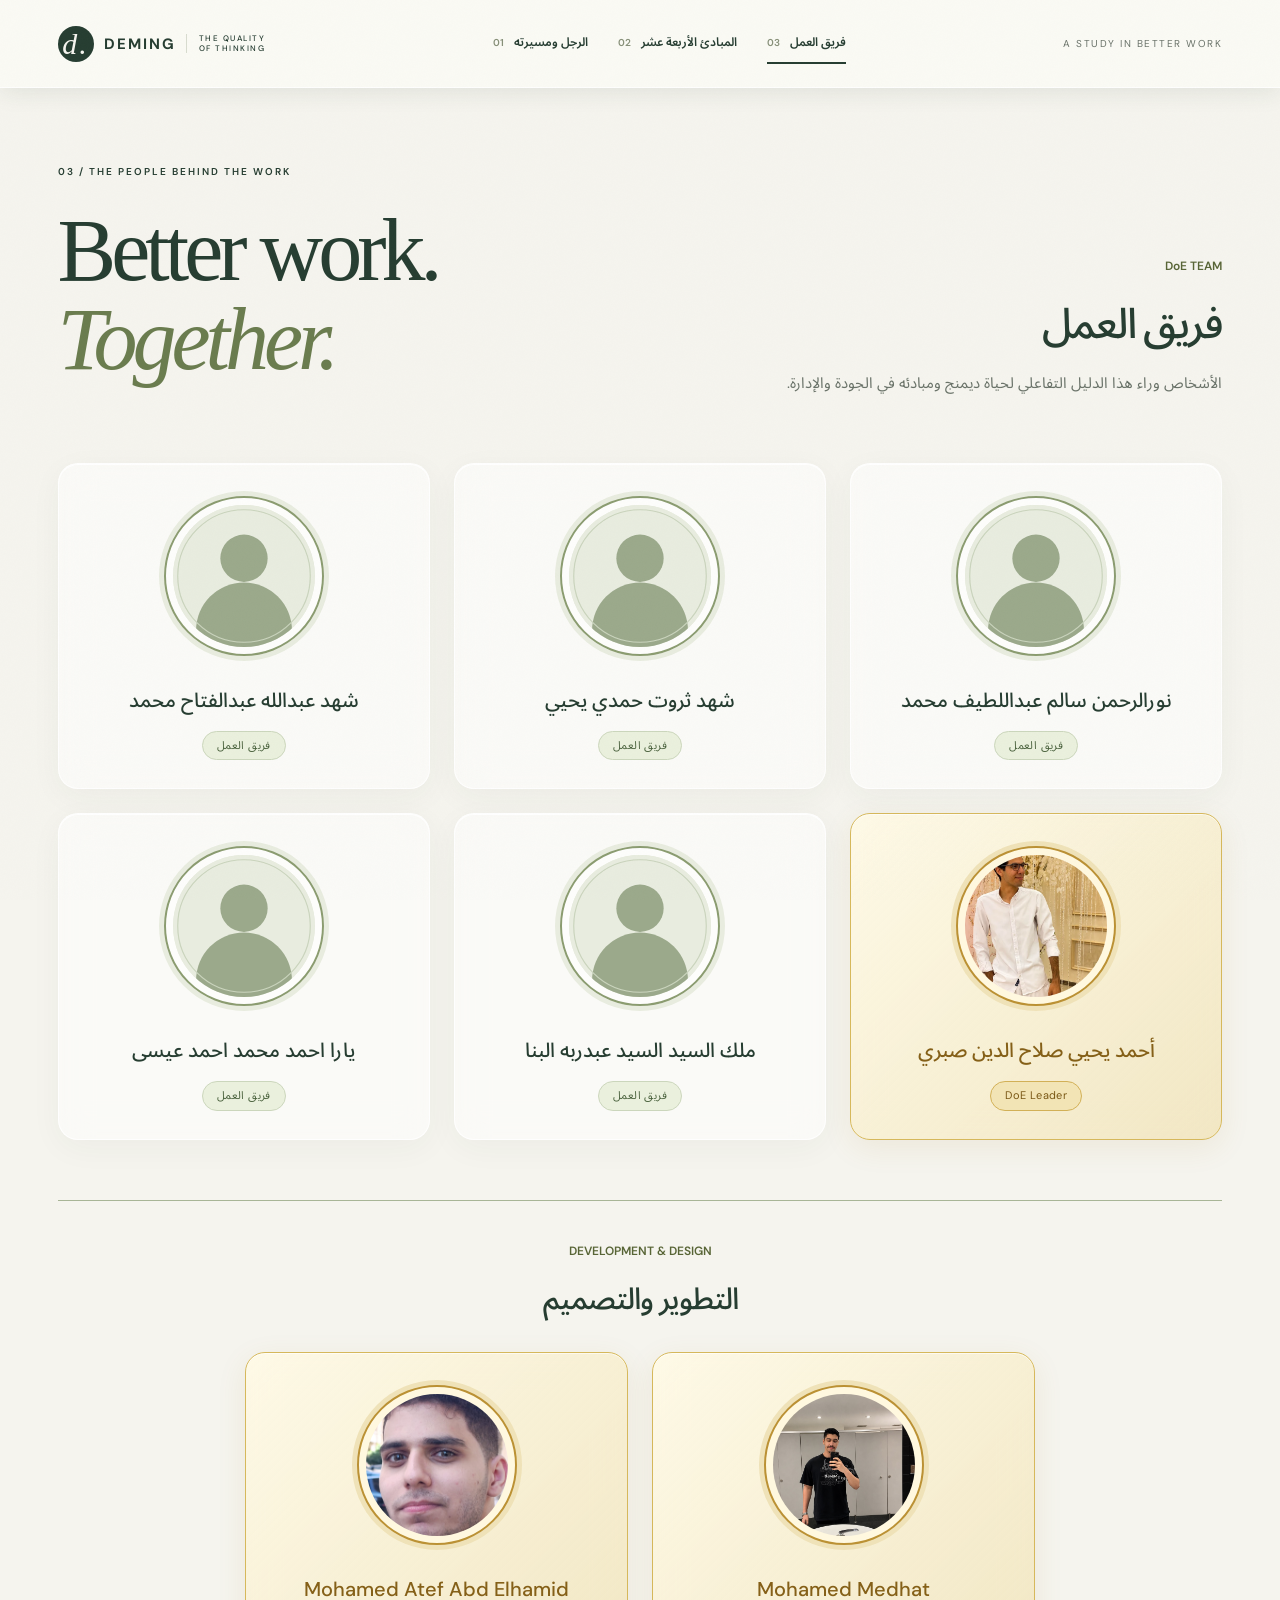
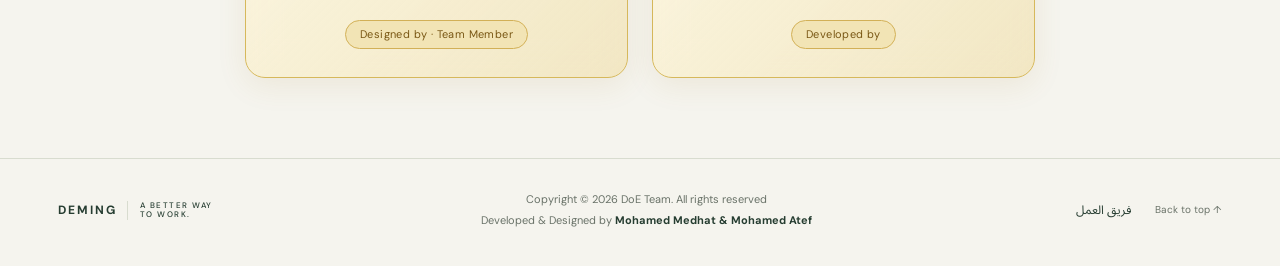
<file: team.html>
<!doctype html>
<html lang="ar" dir="ltr"><head><meta charset="utf-8"><meta name="viewport" content="width=device-width,initial-scale=1"><meta name="description" content="فريق العمل وراء دليل ديمنج التفاعلي — DoE Team."><title>فريق العمل | DEMING</title><link rel="stylesheet" href="style.css"><link rel="stylesheet" href="glass.css"><link rel="stylesheet" href="team.css"><script src="glass.js" defer></script></head>
<body id="top"><a class="skip" href="#main">انتقل إلى المحتوى</a><header><a class="brand" href="index.html"><span class="logo">d.</span> DEMING<span class="brand-note">THE QUALITY OF THINKING</span></a><nav aria-label="Main navigation"><a  href="index.html"><span>01</span> الرجل ومسيرته</a><a  href="principles.html"><span>02</span> المبادئ الأربعة عشر</a><a aria-current="page" href="team.html"><span>03</span> فريق العمل</a></nav><span class="edition">A STUDY IN BETTER WORK</span></header>
<main id="main"><section class="team-hero"><div><span class="eyebrow">03 / THE PEOPLE BEHIND THE WORK</span><h1>Better work.<br><em>Together.</em></h1></div><div dir="rtl"><span class="kicker">DoE TEAM</span><h2>فريق العمل</h2><p>الأشخاص وراء هذا الدليل التفاعلي لحياة ديمنج ومبادئه في الجودة والإدارة.</p></div></section>
<section class="team-grid" dir="rtl" aria-label="أعضاء فريق العمل"><article class="team-card glass-surface" id="nour-alrahman">
<!-- Replace this member's image src with your photo URL. -->
<button type="button" class="portrait-frame" aria-pressed="false" aria-label="تكبير أو تصغير صورة افتراضية — نورالرحمن سالم عبداللطيف محمد"><img loading="lazy" decoding="async" src="assets/avatar-placeholder.svg" alt="صورة افتراضية — نورالرحمن سالم عبداللطيف محمد" width="160" height="160"></button>
<h2 dir="rtl">نورالرحمن سالم عبداللطيف محمد</h2><p class="team-role" dir="rtl">فريق العمل</p></article>
<article class="team-card glass-surface" id="shahd-tharwat">
<!-- Replace this member's image src with your photo URL. -->
<button type="button" class="portrait-frame" aria-pressed="false" aria-label="تكبير أو تصغير صورة افتراضية — شهد ثروت حمدي يحيي"><img loading="lazy" decoding="async" src="assets/avatar-placeholder.svg" alt="صورة افتراضية — شهد ثروت حمدي يحيي" width="160" height="160"></button>
<h2 dir="rtl">شهد ثروت حمدي يحيي</h2><p class="team-role" dir="rtl">فريق العمل</p></article>
<article class="team-card glass-surface" id="shahd-abdallah">
<!-- Replace this member's image src with your photo URL. -->
<button type="button" class="portrait-frame" aria-pressed="false" aria-label="تكبير أو تصغير صورة افتراضية — شهد عبدالله عبدالفتاح محمد"><img loading="lazy" decoding="async" src="assets/avatar-placeholder.svg" alt="صورة افتراضية — شهد عبدالله عبدالفتاح محمد" width="160" height="160"></button>
<h2 dir="rtl">شهد عبدالله عبدالفتاح محمد</h2><p class="team-role" dir="rtl">فريق العمل</p></article>
<article class="team-card glass-surface leader" id="ahmed-yahya">
<!-- Replace this member's image src with your photo URL. -->
<button type="button" class="portrait-frame" aria-pressed="false" aria-label="تكبير أو تصغير صورة أحمد يحيي صلاح الدين صبري"><img loading="lazy" decoding="async" src="assets/leader-portrait.webp" alt="صورة أحمد يحيي صلاح الدين صبري" width="160" height="160"></button>
<h2 dir="rtl">أحمد يحيي صلاح الدين صبري</h2><p class="team-role" dir="ltr">DoE Leader</p></article>
<article class="team-card glass-surface" id="malak-elsayed">
<!-- Replace this member's image src with your photo URL. -->
<button type="button" class="portrait-frame" aria-pressed="false" aria-label="تكبير أو تصغير صورة افتراضية — ملك السيد السيد عبدربه البنا"><img loading="lazy" decoding="async" src="assets/avatar-placeholder.svg" alt="صورة افتراضية — ملك السيد السيد عبدربه البنا" width="160" height="160"></button>
<h2 dir="rtl">ملك السيد السيد عبدربه البنا</h2><p class="team-role" dir="rtl">فريق العمل</p></article>
<article class="team-card glass-surface" id="yara-ahmed">
<!-- Replace this member's image src with your photo URL. -->
<button type="button" class="portrait-frame" aria-pressed="false" aria-label="تكبير أو تصغير صورة افتراضية — يارا احمد محمد احمد عيسى"><img loading="lazy" decoding="async" src="assets/avatar-placeholder.svg" alt="صورة افتراضية — يارا احمد محمد احمد عيسى" width="160" height="160"></button>
<h2 dir="rtl">يارا احمد محمد احمد عيسى</h2><p class="team-role" dir="rtl">فريق العمل</p></article></section>
<hr class="team-divider">
<section class="creators-section" aria-labelledby="creators-title" dir="rtl"><div class="creators-heading"><span class="kicker">DEVELOPMENT &amp; DESIGN</span><h2 id="creators-title"> التطوير والتصميم </h2></div>
<div class="team-grid creators-grid"><article class="team-card glass-surface" id="mohamed-medhat">
<!-- Replace this member's image src with your photo URL. -->
<button type="button" class="portrait-frame" aria-pressed="false" aria-label="تكبير أو تصغير صورة Mohamed Medhat"><img loading="lazy" decoding="async" src="assets/Mecho.jpeg" alt="صورة Mohamed Medhat" width="160" height="160"></button>
<h2 dir="ltr">Mohamed Medhat</h2><p class="team-role" dir="ltr">Developed by</p></article>
<article class="team-card glass-surface" id="mohamed-atef">
<!-- Replace this member's image src with your photo URL. -->
<button type="button" class="portrait-frame" aria-pressed="false" aria-label="تكبير أو تصغير صورة محمد عاطف عبد الحميد عبده"><img loading="lazy" decoding="async" src="assets/WhatsApp Image 2026-10-12 at 5.06.58 PM.jpeg" alt="صورة محمد عاطف عبد الحميد عبده" width="160" height="160"></button>
<h2 dir="rtl">Mohamed Atef Abd Elhamid</h2><p class="team-role" dir="ltr">Designed by · Team Member</p></article></div></section></main><footer class="site-footer"><a class="brand" href="index.html">DEMING<span class="brand-note">A BETTER WAY TO WORK.</span></a><div class="footer-credits" dir="ltr"><p>Copyright © 2026 DoE Team. All rights reserved</p><p>Developed &amp; Designed by <strong>Mohamed Medhat &amp; Mohamed Atef</strong></p></div><a href="team.html" lang="ar">فريق العمل</a><a href="#top">Back to top ↑</a></footer><script>
const portraits = [...document.querySelectorAll('button.portrait-frame')];
function resetPortraits(except) { portraits.forEach(button => { if (button !== except) button.setAttribute('aria-pressed', 'false'); }); }
portraits.forEach(button => button.addEventListener('click', () => {
  const expanded = button.getAttribute('aria-pressed') !== 'true';
  resetPortraits(button);
  button.setAttribute('aria-pressed', String(expanded));
}));
document.addEventListener('click', event => { if (!event.target.closest('.portrait-frame')) resetPortraits(); });
document.addEventListener('keydown', event => { if (event.key === 'Escape') resetPortraits(); });
</script></body></html>
</file>
<file: style.css>
@import url('https://fonts.googleapis.com/css2?family=DM+Sans:wght@400;500;600;700&family=Noto+Sans+Arabic:wght@400;500;600;700&display=swap');
:root{--paper:#f6f5ed;--ink:#263d31;--muted:#697268;--line:#d8dccf;--lime:#ddea94;--soft:#eceee3}*{box-sizing:border-box}html{scroll-behavior:smooth;scroll-padding-top:100px}body{margin:0;background:var(--paper);color:var(--ink);font-family:'DM Sans','Noto Sans Arabic',sans-serif;font-size:15px;line-height:1.75}a{color:inherit;text-decoration:none}a:hover{text-decoration:underline;text-underline-offset:5px}button,input{font:inherit}button,a,input,summary{-webkit-tap-highlight-color:transparent}button,summary{cursor:pointer}button:focus-visible,a:focus-visible,summary:focus-visible,input:focus-visible{outline:3px solid #a58622;outline-offset:5px}header{max-width:1440px;margin:auto;padding:23px 4.5%;display:flex;align-items:center;justify-content:space-between;border-bottom:1px solid var(--line);gap:24px}.brand{font-weight:700;letter-spacing:2px;display:flex;align-items:center;gap:10px;line-height:1.2}.logo{display:grid;place-items:center;width:36px;height:36px;background:var(--ink);color:var(--paper);border-radius:50%;font:italic 30px Georgia}.brand-note{font-size:8px;letter-spacing:1.5px;max-width:90px;font-weight:500;border-left:1px solid var(--line);padding-left:12px}nav{display:flex;gap:30px;font-size:12px;font-weight:600}nav a{padding:9px 0}nav span{color:#879078;margin-right:7px;font-family:'DM Sans',sans-serif;font-size:10px}nav [aria-current]{border-bottom:2px solid var(--ink)}.edition,.small{font-size:10px;letter-spacing:1.5px;color:var(--muted)}main{max-width:1280px;padding:0 4.5%;margin:auto}.hero{display:grid;grid-template-columns:1.25fr 1fr;gap:8%;padding:72px 0 58px;align-items:center}.eyebrow{font-size:10px;letter-spacing:2px;font-weight:600;display:flex;align-items:center;gap:9px}.eyebrow i{height:7px;width:7px;background:#78924b;border-radius:50%;display:inline-block}h1{font-family:Georgia,'Times New Roman',serif;font-size:clamp(60px,7.8vw,108px);font-weight:400;line-height:1.02;letter-spacing:-5px;margin:25px 0 28px}h1 em{font-weight:400;color:#6a7c4e}h2,h3,p{margin-top:0}h2{font-weight:500;font-size:36px;line-height:1.55;letter-spacing:-1px;margin-bottom:22px}h3{font-size:20px;font-weight:600;margin-bottom:12px}.lifespan{font-size:18px;letter-spacing:1px;display:flex;align-items:center;gap:22px}.lifespan span{font-size:9px;letter-spacing:1.4px;color:var(--muted);max-width:175px}.kicker{font-size:12px;color:#768353;display:block;margin-bottom:14px;font-weight:600}.hero-copy h2{font-size:42px;margin-bottom:16px}.hero-copy h2 span{color:#718549}.hero-copy p{color:var(--muted);line-height:2.2;font-size:15px}.button{display:inline-flex;align-items:center;gap:50px;background:var(--ink);color:white;padding:12px 22px;margin-top:14px;font-size:12px;border-radius:3px}.button span{font-size:20px}.archive{margin:0}.archive img{width:100%;aspect-ratio:4.51;object-fit:cover;display:block;filter:grayscale(1);background:var(--soft)}figcaption{display:flex;justify-content:space-between;font-size:8px;letter-spacing:1.3px;padding:12px 0;color:var(--muted)}.section{padding:70px 0;border-bottom:1px solid var(--line)}.intro{display:grid;grid-template-columns:1fr 1.5fr;gap:12%}.intro p,.two-col p,.books p,.sources p{line-height:2.1;color:var(--muted)}.large{font-size:22px!important;color:var(--ink)!important;line-height:1.9!important}.source{font-size:11px;color:#667e4f;text-decoration:underline}.section-heading{display:flex;align-items:end;justify-content:space-between;gap:25px;margin-bottom:32px}.section-heading h2{margin:12px 0 0}.timeline{display:grid;grid-template-columns:1fr 1fr;gap:0 65px;margin-bottom:25px}.timeline article{display:grid;grid-template-columns:135px 1fr;gap:12px;padding:25px 0;border-top:1px solid var(--line);align-items:baseline}.year{font-family:Georgia,serif;font-size:26px;color:#7b8962}.timeline h3{font-size:16px}.timeline p{font-size:13px;line-height:2;color:var(--muted);margin-bottom:0}.books{display:grid;grid-template-columns:1.1fr 1fr 1fr;gap:25px}.book{border:1px solid var(--line);padding:30px;background:var(--soft);display:flex;flex-direction:column;justify-content:space-between}.book>span{font:9px 'DM Sans',sans-serif;letter-spacing:2px;direction:ltr}.book h3{font-family:Georgia,serif;font-size:32px;font-weight:400;line-height:1.2;margin:35px 0 20px}.book p{font-size:13px;margin:0}.next{display:flex;align-items:center;justify-content:space-between;background:var(--lime);padding:40px;margin:50px 0}.next h2{font-size:26px;margin:14px 0 0}.arrow{font-size:55px;font-weight:400}footer{max-width:1280px;margin:0 auto;padding:20px 4.5% 35px;display:flex;justify-content:space-between;align-items:center;gap:24px}footer p,footer>a:last-child{font-size:10px;color:var(--muted);margin:0}.principles-hero{display:grid;grid-template-columns:1.3fr 1fr;gap:7%;padding:70px 0 55px;align-items:center}.principles-hero h1{font-size:clamp(55px,6.2vw,83px);letter-spacing:-4px}.principles-hero p{color:var(--muted);font-size:14px}.text-link{font-size:12px;border-bottom:1px solid}.toolbar{display:flex;justify-content:space-between;gap:20px;padding:22px 0;border-top:1px solid var(--line);border-bottom:1px solid var(--line)}button{border:1px solid var(--line);background:transparent;color:var(--ink);padding:9px 17px;border-radius:3px;font-size:11px}.filters{display:flex;gap:7px}.filters .active,.segmented .active{background:var(--ink);border-color:var(--ink);color:white}.filters small{margin-left:8px;opacity:.7}.expand{border:none}.filter-note{font-size:10px;color:var(--muted);display:flex;justify-content:space-between;gap:15px;margin:15px 0 22px}.point{border-bottom:1px solid var(--line)}.point summary{display:flex;align-items:center;gap:28px;list-style:none;padding:26px 0}.point summary::-webkit-details-marker{display:none}.number{color:#8a9770;font-family:Georgia,serif;font-size:30px;min-width:42px;align-self:flex-start;line-height:1.3}.point summary h2{font:500 24px/1.3 'DM Sans',sans-serif;letter-spacing:-.5px;margin:0 0 8px}.point summary div>span{display:block;font-size:13px;color:var(--muted)}.plus{margin-left:auto;font:26px Georgia;align-self:center}.point[open] .plus{transform:rotate(45deg)}.point-body{display:grid;grid-template-columns:1fr 1fr;gap:40px;margin:0 0 28px 70px;font-size:14px;line-height:2.15}.point-body>p{padding-top:10px}.example{background:var(--soft);padding:20px 24px;border-right:2px solid #92a66e}.example>span{font-size:11px;color:#6d8050;font-weight:600}.example p{margin:7px 0 0;font-size:13px}.pill{font-size:9px;letter-spacing:1px;border:1px solid #b7c49b;border-radius:20px;padding:5px 12px;white-space:nowrap}.chart-intro{font-size:13px;color:var(--muted);margin-top:-12px;margin-bottom:32px}.chart-grid{display:grid;grid-template-columns:1fr 1fr;gap:24px}.chart-card{border:1px solid var(--line);padding:27px;background:#fbfcf7;min-width:0}.chart-title{display:flex;justify-content:space-between;font-size:8px;letter-spacing:1.2px;gap:10px;color:var(--muted);margin-bottom:18px}.chart-card h3{font-size:21px}.segmented{display:flex;gap:5px;justify-content:flex-end;min-height:43px}.segmented button{font-size:10px;padding:6px 12px}svg{display:block;width:100%;height:auto;margin-top:14px}svg text{font-family:'DM Sans',sans-serif;font-size:11px;fill:var(--muted)}.chart-caption{font-size:12px;color:var(--ink);line-height:2;min-height:52px;margin:12px 0 0}.data-details{font-size:11px;color:var(--muted);margin-top:15px;border-top:1px solid var(--line);padding-top:10px}.data-details summary{text-align:right}.data-details p{margin:10px 0 0}.toggle{font-size:11px;display:flex;align-items:center;gap:8px;min-height:43px}.toggle input{accent-color:var(--ink);width:16px;height:16px}.bars{padding:39px 0 10px}.bar-row{margin-bottom:25px}.bar-label{display:flex;justify-content:space-between;font-size:12px;margin-bottom:9px}.track{display:flex;background:var(--soft);height:35px;border-radius:3px;overflow:hidden}.track>div{display:flex;align-items:center;justify-content:center;font-size:11px}.purchase{background:#385645;color:white}.hidden-cost{background:#dce998;color:#35452b}.axis{display:flex;justify-content:space-between;color:var(--muted);font-size:9px;border-top:1px solid var(--line);padding-top:4px}.legend{display:flex;gap:20px;font-size:10px;justify-content:center}.legend span{display:flex;align-items:center;gap:5px}.legend i{width:9px;height:9px;background:#385645}.legend span+span i{background:#dce998}.table-wrap{overflow-x:auto}table{border-collapse:collapse;width:100%;font-size:12px;margin:25px 0}caption{text-align:right;color:var(--muted);font-size:11px;margin-bottom:12px}th,td{padding:16px;text-align:right;border-bottom:1px solid var(--line);vertical-align:top}thead{background:var(--ink);color:var(--paper)}tbody th{min-width:120px}.two-col{display:grid;grid-template-columns:1fr 1fr;gap:60px;padding-top:35px}.two-col li{margin-bottom:12px;color:var(--muted);font-size:13px}.two-col p{font-size:13px}.note{padding:22px 26px;background:var(--soft);margin-top:22px;font-size:12px;line-height:2}.note p{margin:5px 0 0;color:var(--muted)}.sources{font-size:12px}.source-links{display:grid;grid-template-columns:1fr 1fr;gap:12px;margin:25px 0}.source-links a{padding:13px 18px;border:1px solid var(--line)}.sources details{border-top:1px solid var(--line);padding-top:20px}.sources details p{font-size:12px;line-height:1.7;margin-top:13px}#references{columns:2;column-gap:40px;padding-top:20px}#references p{break-inside:avoid}.skip{position:absolute;left:15px;top:-100px;background:var(--ink);color:white;padding:10px;z-index:10}.skip:focus{top:5px}[hidden]{display:none!important}@media(min-width:1450px){main{padding:0 30px}}@media(max-width:1000px){.edition{display:none}.hero{gap:5%}.hero-copy h2{font-size:33px}.timeline{gap:0 30px}.timeline article{grid-template-columns:110px 1fr}.books{gap:15px}.book{padding:22px}.brand-note{display:none}.chart-card{padding:20px}.point-body{gap:24px}}@media(max-width:700px){header{padding:18px 6%;flex-wrap:wrap;gap:18px}nav{width:100%;justify-content:space-between;gap:10px;font-size:11px}.brand{font-size:15px}.brand-note{display:block}.logo{width:28px;height:28px;font-size:23px}main{padding:0 6%}.hero,.principles-hero{grid-template-columns:1fr;gap:32px;padding:40px 0}.hero h1{font-size:76px}.hero-copy h2{font-size:34px}.hero-copy{max-width:500px}.lifespan{font-size:16px}.hero-copy p{font-size:14px}.archive img{aspect-ratio:2.7;object-fit:cover}figcaption{font-size:6px;letter-spacing:.6px;gap:10px}.section{padding:45px 0}.intro,.books,.timeline,.chart-grid,.two-col{grid-template-columns:1fr;gap:25px}.intro h2{margin-bottom:0}h2{font-size:29px}.large{font-size:19px!important}.timeline article{grid-template-columns:105px 1fr;padding:18px 0}.timeline{gap:0}.books .book{min-height:210px}.book h3{margin:20px 0}.next{padding:24px;margin:35px 0;gap:20px}.next h2{font-size:20px}.arrow{font-size:40px}.eyebrow{font-size:8px}footer{padding:15px 6% 30px;flex-wrap:wrap}footer p{order:3;width:100%;font-size:9px}.principles-hero h1{font-size:60px;letter-spacing:-3px;margin-bottom:0}.toolbar{flex-wrap:wrap;gap:8px;padding:15px 0}.filters{width:100%;gap:4px;flex-wrap:wrap}.filters button{padding:7px 10px;font-size:10px}.expand{padding:7px 0}.filter-note{display:block;font-size:9px}.filter-note span{display:block}.point summary{gap:14px;padding:22px 0}.number{font-size:25px;min-width:32px}.point summary h2{font-size:18px}.point summary div>span{font-size:11px}.point-body{grid-template-columns:1fr;margin-left:0;gap:10px;font-size:13px}.example{padding:16px 20px}.section-heading{align-items:start;gap:15px}.section-heading h2{font-size:28px}.pill{font-size:7px;padding:5px 8px}.chart-title{font-size:7px}.source-links{grid-template-columns:1fr}#references{columns:1}.two-col{gap:18px}th,td{padding:12px;min-width:140px}.chart-caption{min-height:0}}
@media(prefers-reduced-motion:reduce){html{scroll-behavior:auto}}

/* Readable small labels on all warm section backgrounds. */
.kicker{color:#586536}
</file>
<file: glass.css>
:root{--paper:#f5f4ee;--section-tint:#f5f4ee}body{background:var(--section-tint);transition:background-color 850ms ease}body::after{content:'';position:fixed;inset:0;pointer-events:none;z-index:1000;opacity:.02;background-image:url("data:image/svg+xml,%3Csvg xmlns='http://www.w3.org/2000/svg' width='160' height='160'%3E%3Cfilter id='n'%3E%3CfeTurbulence type='fractalNoise' baseFrequency='.86' numOctaves='3' stitchTiles='stitch'/%3E%3C/filter%3E%3Cpath fill='%23000' filter='url(%23n)' d='M0 0h160v160H0z'/%3E%3C/svg%3E")}header,.glass-surface,.chart-card,.practice,.learning-progress,.book{background:rgba(255,255,255,.52);border:1px solid rgba(255,255,255,.8);box-shadow:0 8px 32px rgba(49,60,43,.045),inset 0 1px 0 rgba(255,255,255,.9);backdrop-filter:blur(16px);-webkit-backdrop-filter:blur(16px)}header{border-width:0 0 1px}.chart-card,.practice,.book,.learning-progress{border-radius:16px}.example,.step-detail{background:rgba(235,239,225,.65);border-radius:12px}.point{border-color:rgba(75,95,66,.15)}.axis-map{border-radius:22px;padding:35px;margin:0 0 34px}.axis-map h2{margin-bottom:8px}.axis-map>p{font-size:13px;color:var(--muted);line-height:2}.axis-route{display:grid;grid-template-columns:repeat(5,1fr);gap:18px;margin:25px 0}.axis-route a{padding:20px 15px;border-radius:14px;background:rgba(240,243,230,.75);border:1px solid #d8dfcd;position:relative;transition:background .25s,transform .25s,box-shadow .25s}.axis-route a:not(:last-child)::after{content:'←';position:absolute;left:-16px;top:42%;color:#7a8d67}.axis-route a:hover,.axis-route a:focus-visible{background:#e3edbc;transform:translateY(-4px);box-shadow:0 10px 24px #38564512;text-decoration:none}.axis-route span{font:28px Georgia;color:#76875a}.axis-route strong,.axis-route small{display:block;margin-top:8px}.axis-route strong{font-size:13px}.axis-route small{font-size:11px;color:var(--muted)}.map-insight{min-height:52px;border-top:1px solid var(--line);padding-top:15px;margin:0}.filters{flex-wrap:wrap}.toolbar{align-items:center}.filters button{padding:9px 12px}.axis-section{padding:24px 20px 32px;margin-bottom:36px;border-radius:22px;border:1px solid rgba(255,255,255,.85);background:rgba(255,255,255,.2);transition:background-color .65s}.axis-section:nth-child(even){background:rgba(224,220,211,.18)}.axis-heading{display:flex;align-items:start;gap:22px;padding:22px 0 30px;border-bottom:1px solid var(--line)}.axis-index{font:56px Georgia;color:#8b9974;line-height:1.2}.axis-heading h2{font-size:27px;margin:0 0 12px}.axis-heading p{font-size:13px;color:var(--muted);line-height:2;margin:0;max-width:750px}.axis-heading .kicker{margin-bottom:8px}.point-visuals{margin-left:50px}.point-visuals .chart-card{position:relative}.hover-readout{background:rgba(230,238,210,.8);border:1px solid #d5dfc4;border-radius:9px;min-height:43px;padding:10px 14px;font-size:12px;text-align:right;direction:rtl;color:#385645;margin:15px 0 0}.data-hotspot{cursor:pointer;transition:filter .2s,opacity .2s,box-shadow .2s}.data-hotspot:hover,.data-hotspot:focus-visible,.data-hotspot.is-inspected{filter:brightness(1.12);outline:2px solid #789558;outline-offset:3px}.chart-card circle.data-hotspot:hover,.chart-card circle.data-hotspot:focus-visible{stroke:#263d31;stroke-width:3;outline:none}.pillars article,.quality-flow li,.timeline article{transition:background .25s,box-shadow .25s;border-radius:8px}.pillars article{padding:15px 12px}.pillars article:hover,.pillars article:focus-visible{background:#ffffff12;box-shadow:0 5px 22px #00000012}.quality-flow li:hover,.quality-flow li:focus-visible,.timeline article:hover,.timeline article:focus-visible{background:#ffffff55}.knowledge{border-radius:18px;background:rgba(34,61,46,.93);box-shadow:0 14px 35px #263d3118}.cycle button{transition:background .25s,box-shadow .25s}.cycle button:hover{box-shadow:inset 0 0 0 2px #8da360;background:var(--lime)}.insight-tooltip{position:fixed;z-index:1001;pointer-events:none;max-width:290px;direction:rtl;text-align:right;background:rgba(32,56,43,.97);color:#fff;padding:11px 15px;border-radius:10px;font-size:12px;line-height:1.9;box-shadow:0 8px 28px #0002}.insight-tooltip[hidden]{display:none}.section,.hero,.principles-hero{transition:background .7s}.chart-card .data-details>summary{font-size:12px}.point .data-details>summary{display:list-item;padding:0;list-style:disclosure-closed}.point .data-details[open]>summary{list-style:disclosure-open}.point .data-details>summary::-webkit-details-marker{display:inline}.point .data-details p{font-size:12px}.cycle-center{background:var(--section-tint);transition:background .7s}.section-nav{gap:8px}.section-nav a{background:#ffffff50}
@media(max-width:800px){.axis-route{grid-template-columns:1fr 1fr;gap:12px}.axis-route a:not(:last-child)::after{display:none}.axis-route a:last-child{grid-column:1/-1}.axis-map{padding:24px}.axis-section{padding:15px 12px}.axis-heading{gap:14px}.axis-index{font-size:39px}.axis-heading h2{font-size:23px}.point-visuals{margin-left:0}.toolbar{gap:10px}.filters button{font-size:10px}.practice{margin-left:0}}
@media(prefers-reduced-motion:reduce){body,.axis-section,.axis-route a,.data-hotspot,.cycle-center,.pillars article,.quality-flow li,.timeline article{transition:none!important}.axis-route a:hover,.axis-route a:focus-visible{transform:none}}
@supports not (backdrop-filter:blur(1px)){.glass-surface,.chart-card,.practice,.learning-progress,.book{background:#fafbf4}}
/* Keep navigation visible throughout every page. */
html{scroll-padding-top:calc(var(--site-header-height,90px) + 18px)}
body>header{position:sticky;top:0;z-index:100;background:rgba(250,250,245,.94);box-shadow:0 5px 22px rgba(38,61,49,.09)}
.skip{z-index:110}
@media(max-width:700px){html{scroll-padding-top:calc(var(--site-header-height,170px) + 18px)}}
</file>
<file: team.css>
.site-footer {
    flex-wrap: wrap;
    border-top: 1px solid var(--line);
    margin-top: 25px;
    padding-top: 30px
}

.site-footer .footer-credits {
    flex: 1;
    text-align: center;
    min-width: 240px
}

.site-footer .footer-credits p {
    font-size: 11px;
    line-height: 1.9;
    margin: 0
}

.footer-credits span {
    font-weight: 600;
    color: var(--ink)
}

.site-footer>a {
    font-size: 12px
}

header nav {
    flex-wrap: wrap
}

.filters {
    direction: rtl
}

.axis-route a:not(:last-child)::after {
    content: none
}

.team-hero {
    display: grid;
    grid-template-columns: 1fr 1fr;
    align-items: end;
    gap: 50px;
    padding: 75px 0 50px
}

.team-hero h1 {
    font-size: clamp(56px, 7vw, 88px)
}

.team-hero h2 {
    font-size: 42px;
    margin-bottom: 12px
}

.team-hero p {
    color: var(--muted);
    line-height: 2;
    max-width: 460px
}

.team-grid {
    display: grid;
    grid-template-columns: repeat(3, minmax(0, 1fr));
    gap: 24px;
    padding-bottom: 55px
}

.team-card {
    border-radius: 20px;
    padding: 28px 22px;
    text-align: center;
    display: flex;
    flex-direction: column;
    align-items: center
}

.portrait-frame {
    width: 160px;
    height: 160px;
    border: 2px solid #8b9c70;
    border-radius: 50%;
    padding: 7px;
    background: #fff8;
    box-shadow: 0 0 0 5px #e8ecdf;
    overflow: hidden;
    margin: 4px 0 25px
}

.portrait-frame img {
    display: block;
    width: 100%;
    height: 100%;
    object-fit: cover;
    border-radius: 50%;
    margin: 0;
    background: #e8ecdf
}

.team-card h2 {
    font-size: 20px;
    line-height: 1.9;
    letter-spacing: 0;
    margin: 0 0 12px
}

.team-role {
    display: inline-block;
    border: 1px solid #cbd6bc;
    background: #eaf0dd;
    color: #49613c;
    border-radius: 30px;
    padding: 4px 14px;
    font-size: 11px;
    letter-spacing: .4px;
    margin: auto 0 0
}

.team-card.leader .portrait-frame {
    border-color: #9d813f;
    box-shadow: 0 0 0 5px #eee8d8
}

.team-card.leader .team-role {
    background: #f1ead5;
    border-color: #d2b057;
    color: #765d27
}

.team-card.leader {
    background: linear-gradient(135deg, rgba(255, 250, 229, .85), rgba(239, 220, 161, .55));
    border-color: #d6b85b;
    box-shadow: 0 8px 30px #9b742318, inset 0 1px 0 #fff9
}

.team-card.leader h2 {
    color: #856018
}

.team-card.leader .portrait-frame {
    border-color: #bb9134;
    box-shadow: 0 0 0 5px #efe2b8;
    background: #fff8df
}

.team-card.leader .team-role {
    background: #f2e4b5;
    border-color: #d2b057;
    color: #795714
}

@media(max-width:900px) {
    .team-grid {
        grid-template-columns: repeat(2, minmax(0, 1fr))
    }

    .team-hero {
        gap: 25px
    }
}

@media(max-width:600px) {
    .team-hero {
        grid-template-columns: 1fr;
        gap: 10px;
        padding: 40px 0 30px
    }

    .team-hero h1 {
        margin: 18px 0
    }

    .team-hero h2 {
        font-size: 32px
    }

    .team-grid {
        grid-template-columns: 1fr;
        gap: 18px
    }

    .team-card {
        padding: 28px 20px
    }

    .site-footer .footer-credits {
        order: 4;
        flex-basis: 100%;
        text-align: left
    }

    .site-footer .footer-credits p {
        width: auto
    }

    .site-footer {
        gap: 20px
    }

    header nav {
        gap: 12px
    }
}

/* Portrait zoom: mouse hover, touch toggle and keyboard activation. */
button.portrait-frame {
    flex-shrink: 0;
    cursor: zoom-in;
    transition: transform .3s ease, box-shadow .3s ease;
    touch-action: manipulation
}

button.portrait-frame img {
    transition: transform .3s ease
}

button.portrait-frame[aria-pressed="true"] {
    transform: scale(1.15);
    cursor: zoom-out
}

button.portrait-frame[aria-pressed="true"] img {
    transform: scale(1.08)
}

button.portrait-frame:focus-visible {
    outline: 3px solid #a58622;
    outline-offset: 7px
}

@media(hover:hover) and (pointer:fine) {
    button.portrait-frame:hover {
        transform: scale(1.15)
    }

    button.portrait-frame:hover img {
        transform: scale(1.08)
    }
}

@media(prefers-reduced-motion:reduce) {

    button.portrait-frame,
    button.portrait-frame img {
        transition: none
    }
}

.team-divider {
    border: 0;
    border-top: 1px solid #a8b596;
    margin: 5px 0 40px
}

.creators-heading {
    text-align: center;
    margin-bottom: 30px
}

.creators-heading h2 {
    font-size: 30px;
    margin-bottom: 0
}

.creators-grid {
    grid-template-columns: repeat(2, minmax(0, 1fr));
    max-width: 790px;
    margin-inline: auto
}

@media(max-width:600px) {
    .creators-grid {
        grid-template-columns: 1fr
    }

    .team-divider {
        margin: 0 0 30px
    }
}

/* Gold accents for the design and development team. */
.creators-grid .team-card {
    background: linear-gradient(135deg, rgba(255, 250, 229, .85), rgba(239, 220, 161, .55));
    border-color: #d6b85b;
    box-shadow: 0 8px 30px #9b742318, inset 0 1px 0 #fff9
}

.creators-grid .team-card h2 {
    color: #856018
}

.creators-grid .portrait-frame {
    border-color: #bb9134;
    box-shadow: 0 0 0 5px #efe2b8;
    background: #fff8df
}

.creators-grid .team-role {
    background: #f2e4b5;
    border-color: #d2b057;
    color: #795714
}

.footer-credits strong {
    font-weight: 700;
    color: var(--ink)
}
</file>
<file: visuals.css>
.section-nav{display:flex;gap:12px;margin:0 0 28px;flex-wrap:wrap}.section-nav a{padding:8px 16px;border:1px solid var(--line);border-radius:30px;font-size:11px}.knowledge{display:grid;grid-template-columns:1fr 1.7fr;gap:50px;background:var(--ink);color:var(--paper);padding:40px}.knowledge-intro h3{font-size:32px;line-height:1.6}.knowledge-intro p{font-size:13px;line-height:2.1;color:#d6dfcd}.knowledge .kicker,.knowledge .source{color:var(--lime)}.pillars{display:grid;grid-template-columns:1fr 1fr;gap:28px}.pillars article{border-top:1px solid #6b806e;padding-top:15px;position:relative}.pillar-symbol{font:40px Georgia;color:var(--lime);float:left}.pillars small{font:9px 'DM Sans',sans-serif;letter-spacing:1.5px;color:#c5d5b5}.pillars h4{font-size:18px;margin:12px 0 8px}.pillars p{font-size:12px;color:#d6dfcd;line-height:2;margin-bottom:0}.cycle-panel{display:grid;grid-template-columns:1fr 1fr;gap:70px;padding:55px 0;align-items:center}.cycle-panel h3{font-size:33px;line-height:1.5}.cycle-panel>div>p{font-size:14px;color:var(--muted);line-height:2}.cycle{width:330px;height:330px;margin:0 auto 24px;display:grid;grid-template-columns:1fr 1fr;gap:8px;position:relative}.cycle button{background:var(--soft);border:1px solid var(--line);display:flex;flex-direction:column;justify-content:center;align-items:center;padding:20px;gap:1px;border-radius:8px}.cycle button:nth-child(1){border-radius:100% 8px 8px 8px;padding:28px 5px 5px 28px}.cycle button:nth-child(2){border-radius:8px 100% 8px 8px;padding:28px 28px 5px 5px}.cycle button:nth-child(3){grid-area:2/2;border-radius:8px 8px 100% 8px;padding:5px 28px 28px 5px}.cycle button:nth-child(4){grid-area:2/1;border-radius:8px 8px 8px 100%;padding:5px 5px 28px 28px}.cycle button.selected{background:var(--lime);border-color:#8da360}.cycle button b{font:35px Georgia}.cycle button span{font-size:9px;letter-spacing:2px}.cycle button strong{font-size:12px;font-weight:500}.cycle-center{position:absolute;pointer-events:none;left:50%;top:50%;transform:translate(-50%,-50%);border-radius:50%;background:var(--paper);width:90px;height:90px;display:flex;flex-direction:column;align-items:center;justify-content:center;font-size:40px;line-height:1}.cycle-center small{font:6px 'DM Sans',sans-serif;letter-spacing:.5px;margin-top:5px}.step-detail{border-right:3px solid #8da360;padding:16px 20px;background:var(--soft);min-height:160px}.step-detail b{font-size:13px}.step-detail p{margin:8px 0;font-size:14px}.step-detail small{font-size:11px;color:var(--muted);line-height:1.8;display:block}.quality-flow{display:grid;grid-template-columns:repeat(4,1fr);list-style:none;padding:0;margin:25px 0 30px;gap:22px}.quality-flow li{border-top:2px solid #8da360;padding:20px 0;position:relative}.quality-flow li:not(:last-child)::after{content:'←';position:absolute;left:-20px;top:55px;color:#8da360}.quality-flow span{font:30px Georgia;color:#8da360}.quality-flow b,.quality-flow small{display:block;margin-top:8px}.quality-flow b{font-size:15px}.quality-flow small{font-size:11px;color:var(--muted)}.mini-note{font-size:11px;color:var(--muted);line-height:2}.cost-mix{margin:28px 0}.mix-track{height:40px;display:flex;background:var(--soft);margin-bottom:23px}.mix-track span{display:grid;place-items:center;color:white;font-size:12px}.mix-track span:nth-child(2),.mix-track span:nth-child(3){color:var(--ink)}.mix-legend{display:flex;flex-wrap:wrap;gap:10px 16px;font-size:10px}.mix-legend span:before{content:'';display:inline-block;width:8px;height:8px;background:var(--key);margin-left:5px}@media(max-width:700px){.knowledge,.cycle-panel{grid-template-columns:1fr;gap:28px}.knowledge{padding:25px}.knowledge-intro h3{font-size:26px}.pillars{gap:25px 18px}.pillars h4{font-size:16px}.pillar-symbol{font-size:27px}.cycle{width:285px;height:285px}.cycle-panel{padding:40px 0}.cycle-panel h3{font-size:27px}.quality-flow{grid-template-columns:1fr 1fr;gap:15px}.quality-flow li:not(:last-child)::after{display:none}.section-nav a{font-size:10px;padding:7px 12px}.section-nav{gap:7px}.step-detail{min-height:175px}}
</file>
<file: practice.css>
.point-visuals{margin:0 0 30px 70px}.point-visuals>.chart-card{max-width:800px;margin:0 auto}.point-visuals .cycle-panel{gap:45px}.point-visuals .chart-card>svg{max-height:340px}.point-visuals .data-details summary{display:list-item;padding:0;font-size:12px;list-style:disclosure-closed}.point-visuals .data-details[open] summary{list-style:disclosure-open}.practice{margin:0 0 30px 70px;padding:25px;background:var(--soft);border-right:3px solid #8da360}.practice h3{font-size:17px}.practice-options{display:grid;grid-template-columns:1fr 1fr;gap:12px}.practice-options button{font-size:12px;text-align:right;background:var(--paper);padding:14px 18px;line-height:2}.practice-options .chosen{background:var(--ink);color:var(--paper);border-color:var(--ink)}.practice-feedback{font-size:12px;color:#866137;margin:18px 0 0;line-height:2;min-height:24px}.practice-feedback.correct{color:#385645}.learning-progress{display:flex;gap:20px;align-items:center;flex-wrap:wrap;padding:18px 22px;background:var(--soft);margin-bottom:22px;font-size:12px}.learning-progress progress{accent-color:#385645;flex:1;min-width:100px;height:8px}.learning-progress button{font-size:10px}@media(max-width:700px){.practice,.point-visuals{margin-left:0}.practice{padding:20px}.practice-options{grid-template-columns:1fr}.point-visuals .cycle-panel{gap:25px}.point-visuals .cycle{width:275px;height:275px}.learning-progress{gap:12px}.practice h3{font-size:15px}}

.practice-options button.chosen.answer-wrong{background:#b42332;color:#fff;border-color:#b42332}
.practice-options button.chosen.answer-correct{background:#385645;color:#fff;border-color:#385645}
.practice-feedback.wrong{color:#a21d2c;font-weight:600}
</file>
